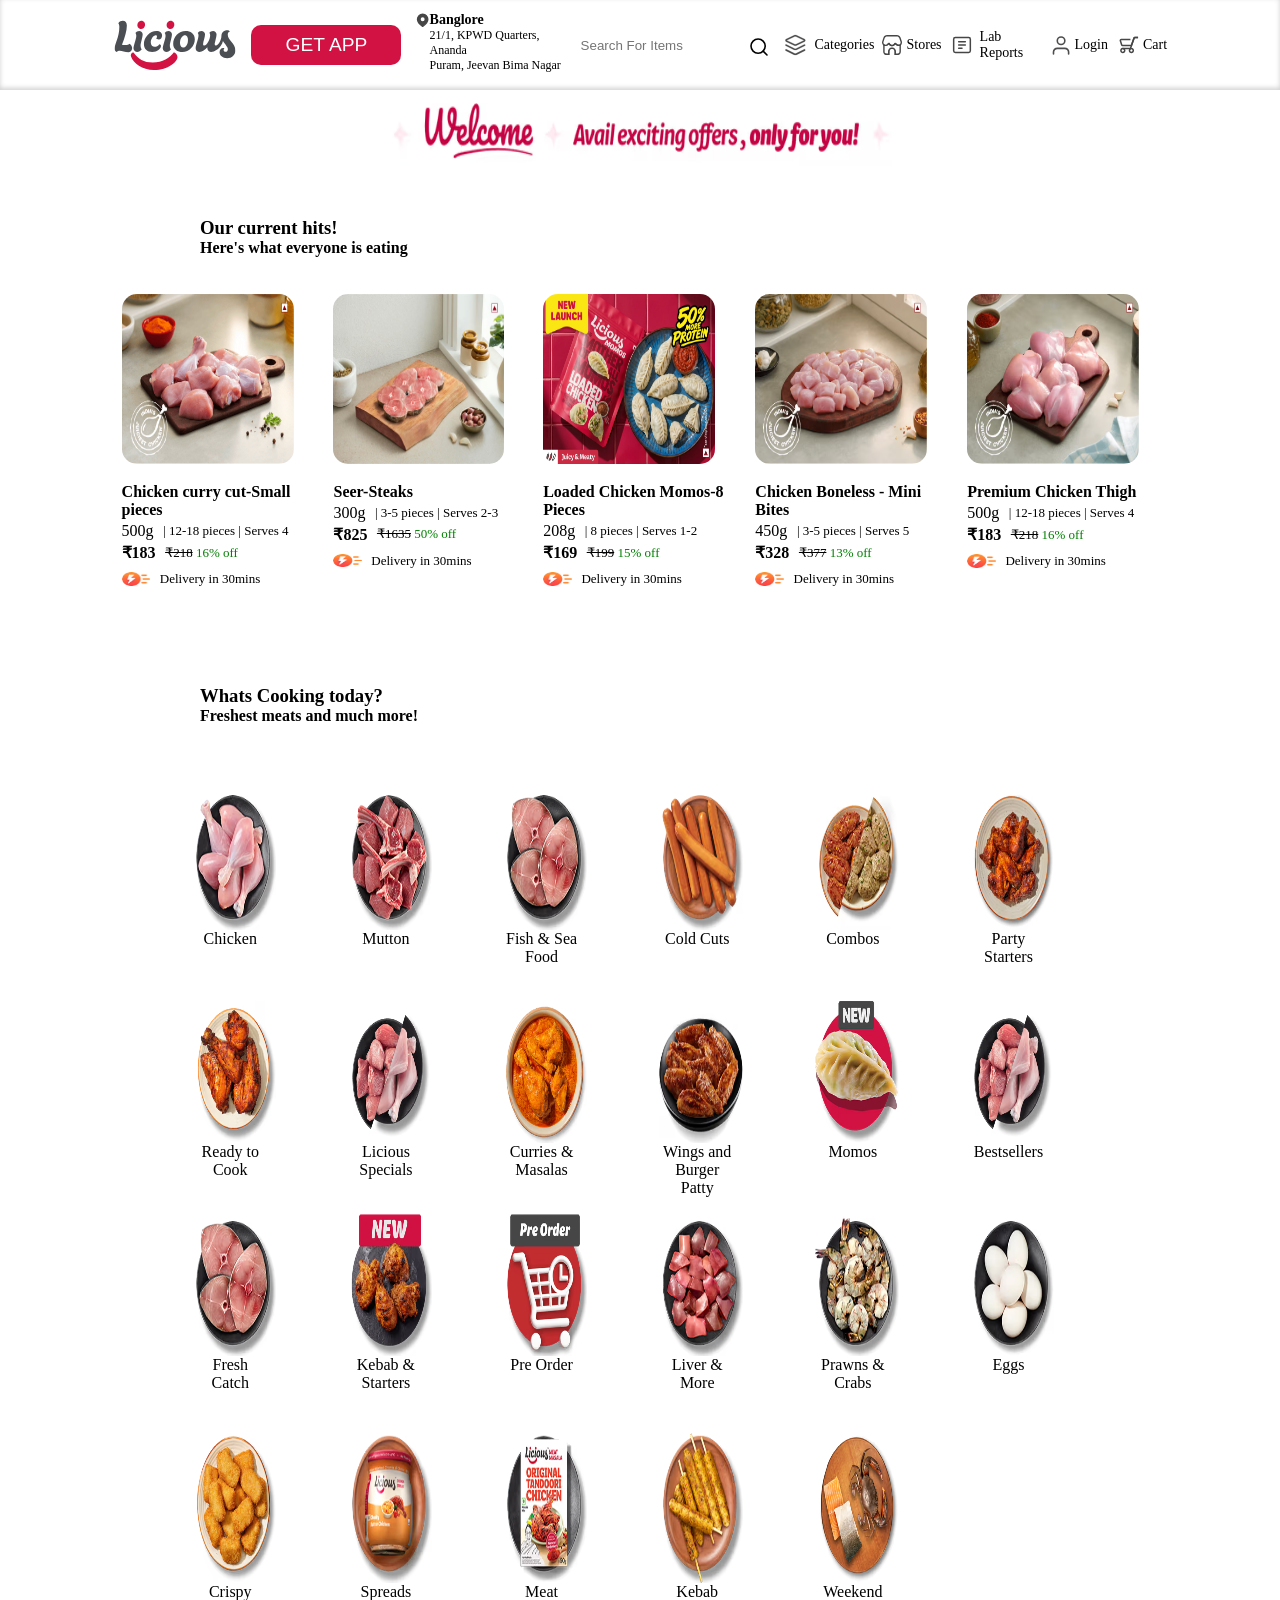
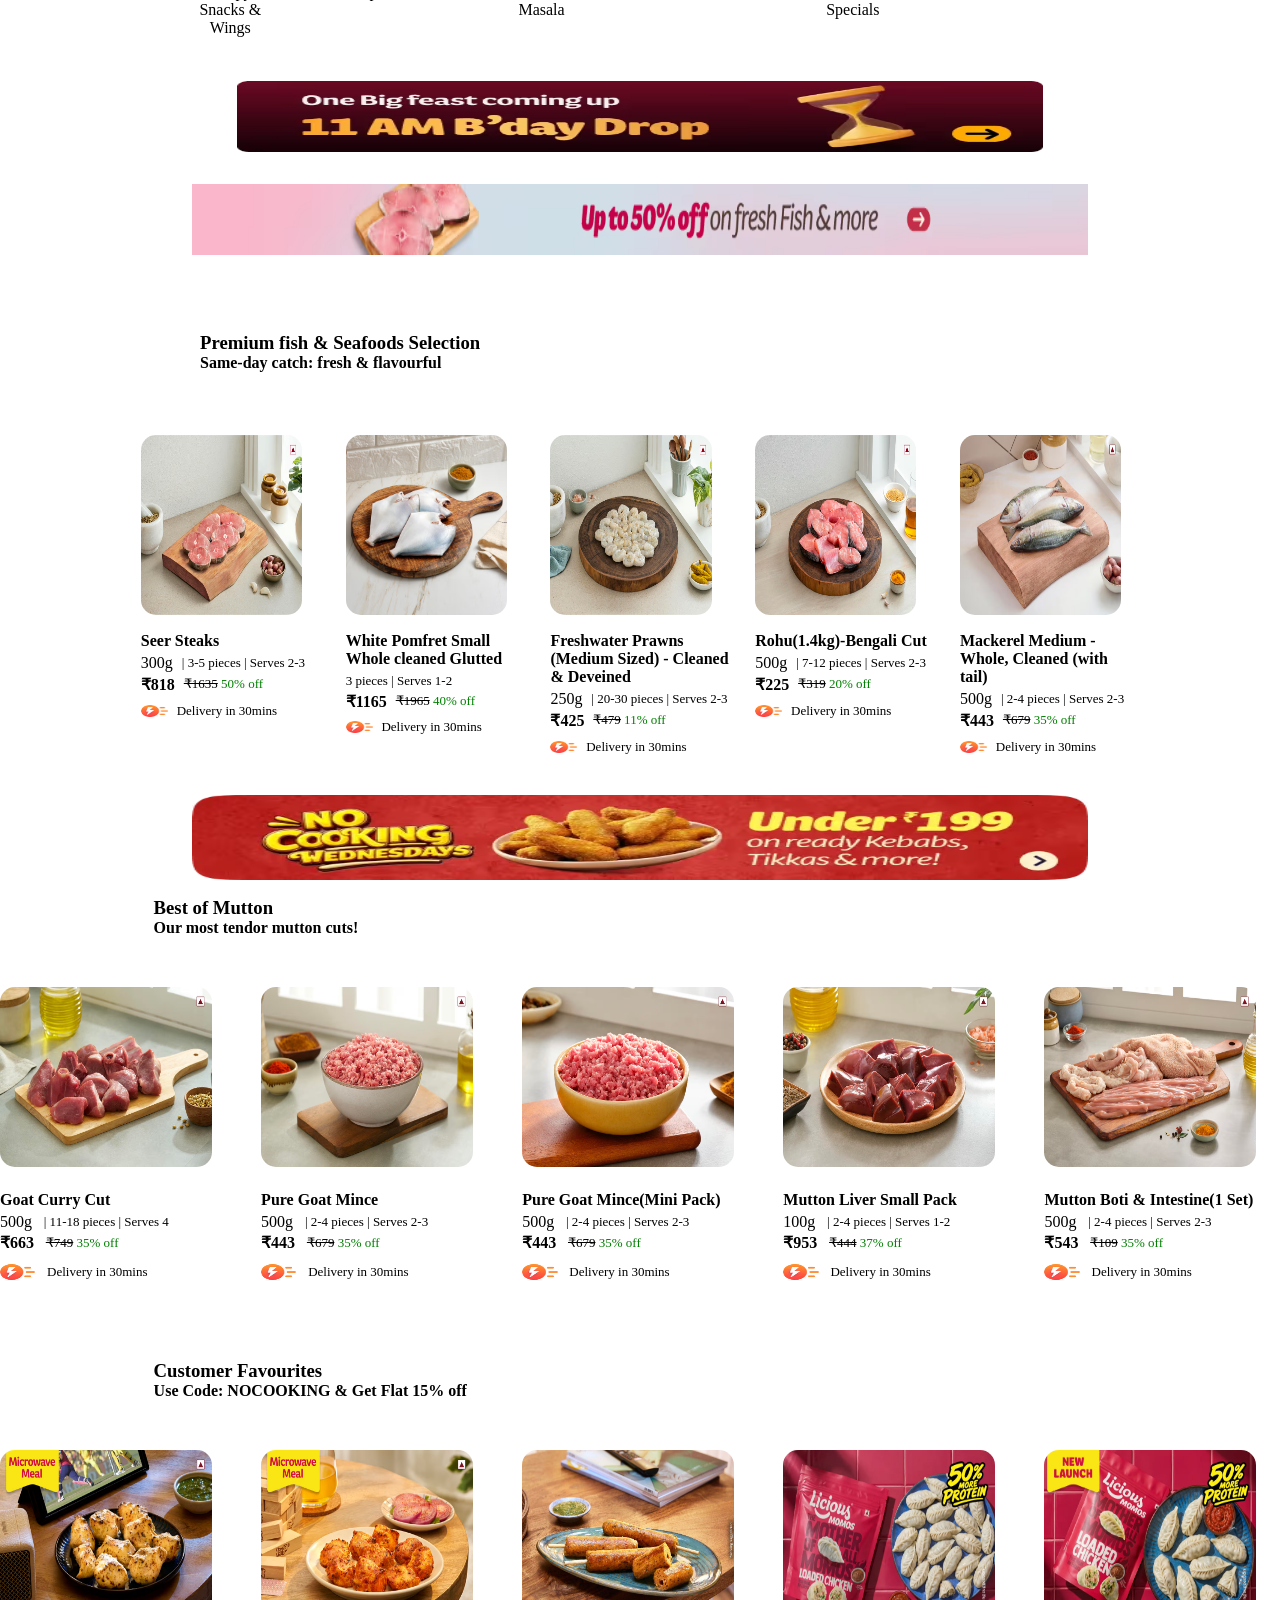
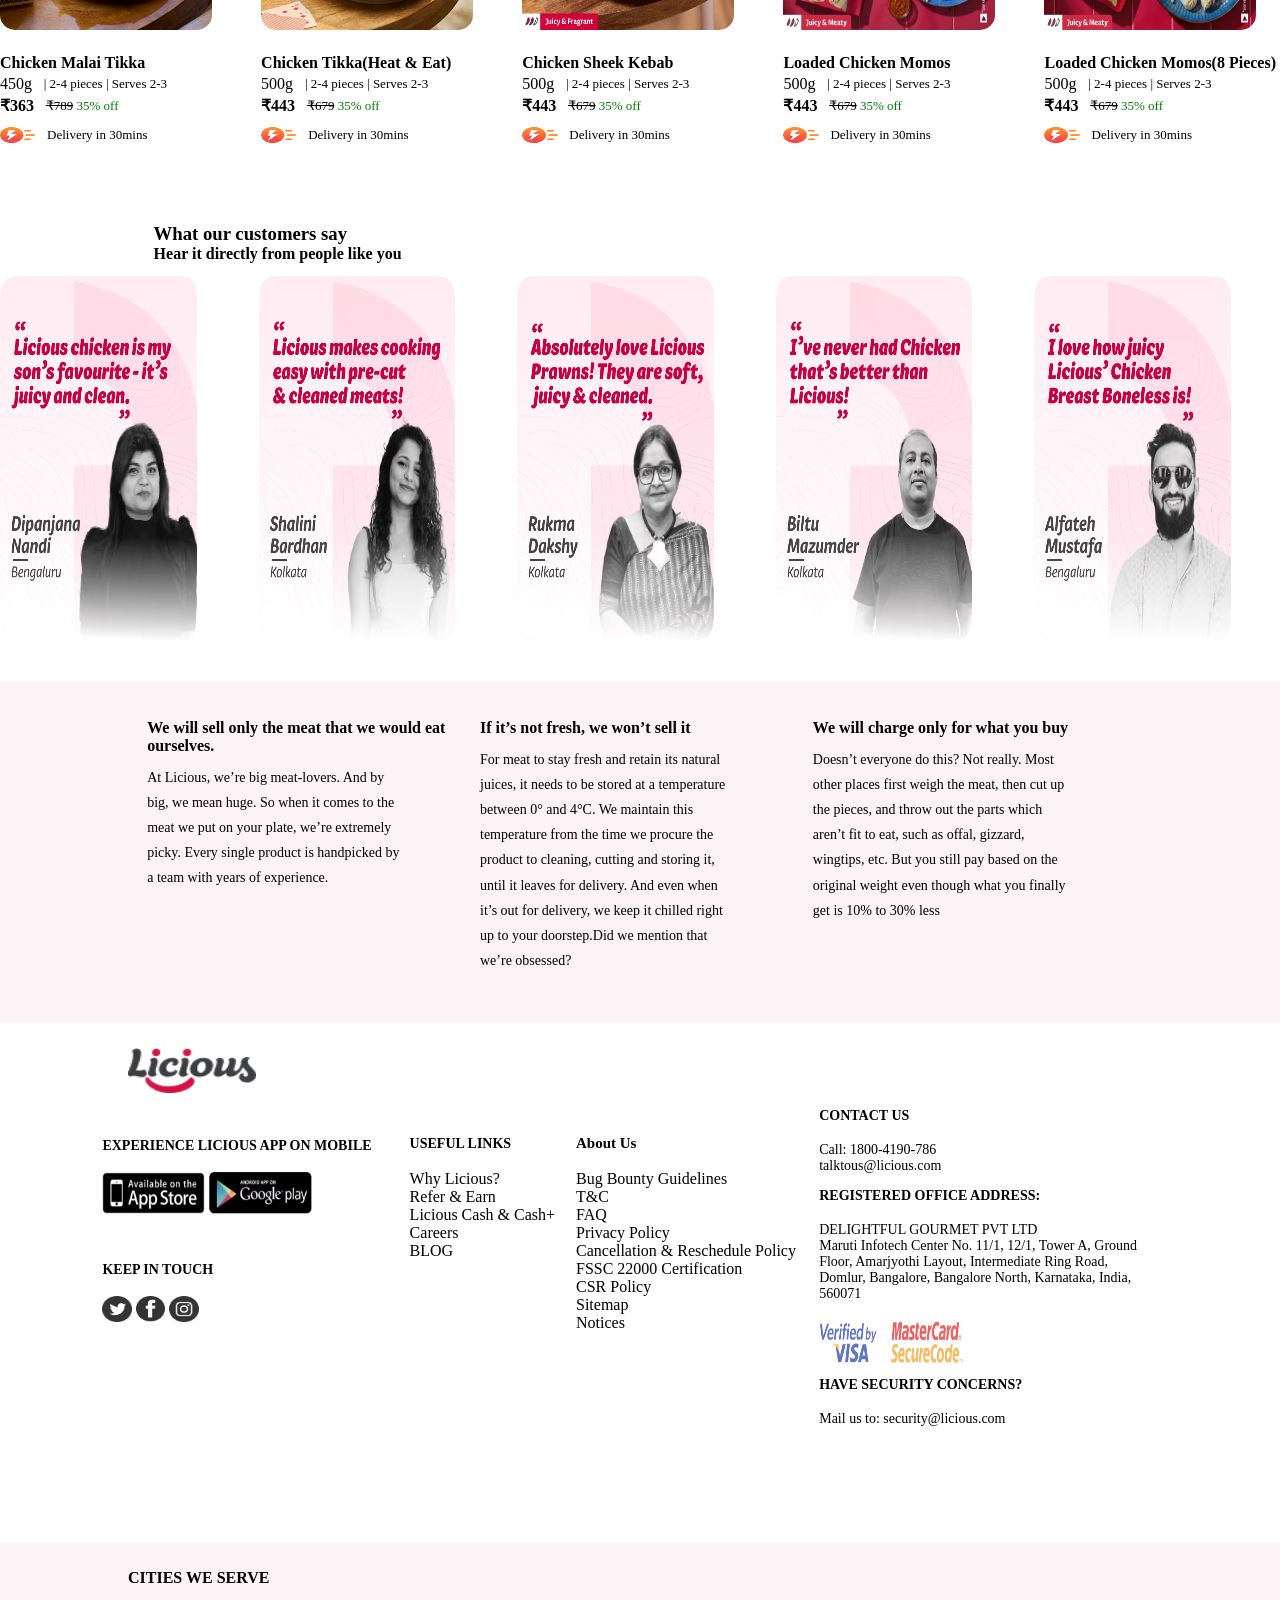
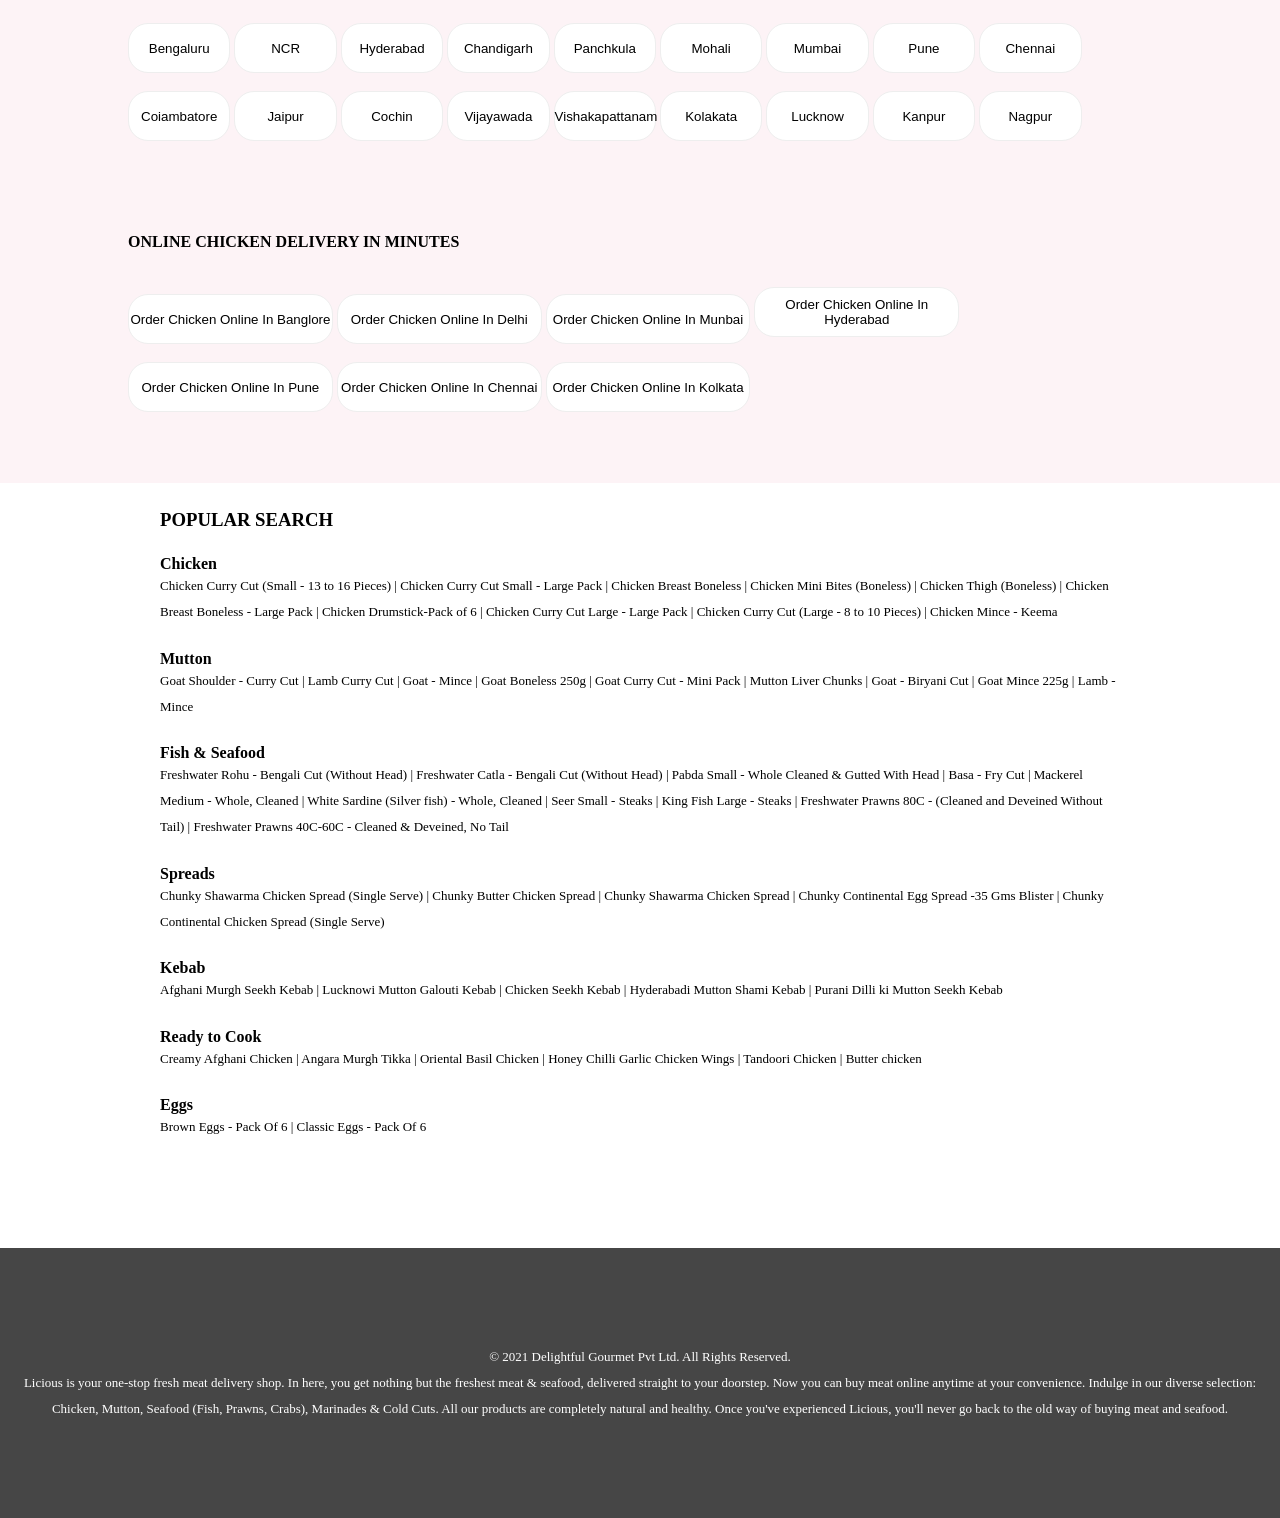
<file: index.html>
<html>

<head>
    <meta name="viewport" content="width=device-width, initial-scale=1.0">
    <link rel="stylesheet" href="liciousstyle.css">
    <title>Order Meat Online. Buy fresh meat</title>

</head>

<body>

    <div class="navbar">
        <div class="logo">
            <img src="licious-logo.svg" alt="">
        </div>
        <div class="getapp">
                <button class="nav-btn">GET APP</button>
            </div>
        <div class="location">
            <div class="loclogo">
                <img src="location.svg" alt="">
            </div>
            <div class="locdef">
                <h5>Banglore</h5>
                <h6>21/1, KPWD Quarters, Ananda </h6>
                <h6>Puram, Jeevan Bima Nagar</h6>
            </div>
        </div>
        <div class="searchicon">
            <input type="text" placeholder="Search For Items"><img src="search_venus_icon.svg" alt="">
        </div>
        <div class="categories">
            <div class="cata">
                <img src="categories-grey.svg" alt="">
                <h5>Categories</h5>
            </div>
            <div class="store">
                <img src="store-locator-unselected.svg" alt="">
                <h5>Stores</h5>
            </div>
            <div class="lab">
                <img src="reports-unselected.svg" alt="">
                <h5>Lab Reports</h5>
            </div>
            <div class="log">
                <img src="profile-grey.svg" alt="">
                <h5>Login</h5>
            </div>
            <div class="cart">
                <img src="cart.svg" alt="">
                <h5>Cart</h5>
            </div>

            
        </div>
    </div>


    <div class="welcome">
        <img src="welcome.avif" alt="">
    </div>
    <div class="current">
        <div class="writtings1">
            <h3>Our current hits!</h3>
            <h4>Here's what everyone is eating</h4>
        </div>
        <div class="images">
            <div class="img">
                <img class="fah" src="chicken.png" alt="">
                <div class="demoimage">
                    <div class="demohead">
                        <h4>Chicken curry cut-Small pieces</h4>
                    </div>
                    <div class="demodesc">
                        <div class="desc">
                            <h4>500g </h4>
                            <p>| 12-18 pieces | Serves 4 </p>
                        </div>
                        <div class="price">
                            <h4>₹183</h4>
                            <p> <strike>₹218</strike> <span>16% off</span> </p>
                        </div>
                    </div>
                    <div class="deliveryimage">
                        <img src="delivery img.avif" alt="">
                        <p>Delivery in 30mins</p>
                    </div>
                </div>
            </div>
            <div class="img">
                <img class="fah" src="steak.avif" alt="">
                <div class="demoimage">
                    <div class="demohead">
                        <h4>Seer-Steaks</h4>
                    </div>
                    <div class="demodesc">
                        <div class="desc">
                            <h4>300g </h4>
                            <p>| 3-5 pieces | Serves 2-3</p>
                        </div>
                        <div class="price">
                            <h4>₹825</h4>
                            <p> <strike>₹1635</strike> <span>50% off</span></p>
                        </div>
                    </div>
                    <div class="deliveryimage">
                        <img src="delivery img.avif" alt="">
                        <p>Delivery in 30mins</p>
                    </div>
                </div>
            </div>
            <div class="img">
                <img class="fah" src="momo.webp" alt="">
                <div class="demoimage">
                    <div class="demohead">
                        <h4>Loaded Chicken Momos-8 Pieces</h4>
                    </div>
                    <div class="demodesc">
                        <div class="desc">
                            <h4>208g </h4>
                            <p>| 8 pieces | Serves 1-2</p>
                        </div>
                        <div class="price">
                            <h4>₹169</h4>
                            <p><strike>₹199</strike> <span>15% off</span></p>
                        </div>
                    </div>
                    <div class="deliveryimage">
                        <img src="delivery img.avif" alt="">
                        <p>Delivery in 30mins </p>
                    </div>
                </div>
            </div>
            <div class="img">
                <img class="fah" src="boneless.avif" alt="">
                <div class="demoimage">
                    <div class="demohead">
                        <h4>Chicken Boneless - Mini Bites</h4>
                    </div>
                    <div class="demodesc">
                        <div class="desc">
                            <h4>450g </h4>
                            <p>| 3-5 pieces | Serves 5</p>
                        </div>
                        <div class="price">
                            <h4>₹328</h4>
                            <p><strike>₹377</strike> <span>13% off</span></p>
                        </div>
                    </div>
                    <div class="deliveryimage">
                        <img src="delivery img.avif" alt="">
                        <p>Delivery in 30mins </p>
                    </div>
                </div>
            </div>
            <div class="img">
                <img class="fah" src="thigh boneless.avif" alt="">
                <div class="demoimage">
                    <div class="demohead">
                        <h4>Premium Chicken Thigh</h4>
                    </div>
                    <div class="demodesc">
                        <div class="desc">
                            <h4>500g </h4>
                            <p>| 12-18 pieces | Serves 4</p>
                        </div>
                        <div class="price">
                            <h4>₹183</h4>
                            <p><strike>₹218</strike> <span>16% off</span></p>
                        </div>
                    </div>
                    <div class="deliveryimage">
                        <img src="delivery img.avif" alt="">
                        <p>Delivery in 30mins </p>
                    </div>
                </div>
            </div>
        </div>
    </div>
    <div class="writtings1">
        <h3>Whats Cooking today?</h3>
        <h4>Freshest meats and much more!</h4>
    </div>
    <div class="logos">

        <div class="logosimg">
            <img src="chicken image.avif" alt="">
            <h4>Chicken</h4>
        </div>
        <div class="logosimg">
            <img src="Mutton img.avif" alt="" height=>
            <h4>Mutton</h4>
        </div>
        <div class="logosimg">
            <img src="fish seafood img.avif" alt="">
            <h4>Fish & Sea Food</h4>
        </div>
        <div class="logosimg">
            <img src="cold cuts.avif" alt="">
            <h4>Cold Cuts</h4>
        </div>
        <div class="logosimg">
            <img src="combo img.avif" alt="">
            <h4>Combos</h4>
        </div>
        <div class="logosimg">
            <img src="party starter img.avif" alt="">
            <h4>Party Starters</h4>
        </div>

        <div class="logosimg">
            <img src="ready to cook img.avif" alt="">
            <h4>Ready to Cook</h4>
        </div>
        <div class="logosimg">
            <img src="li specials img.avif" alt="">
            <h4>Licious Specials</h4>
        </div>
        <div class="logosimg">
            <img src="curries and masalas img.avif" alt="">
            <h4>Curries & <br>Masalas</h4>
        </div>
        <div class="logosimg">
            <img src="wings and burger img.avif" alt="">
            <h4>Wings and Burger <br> Patty</h4>
        </div>
        <div class="logosimg">
            <img src="momos img.avif" alt="">
            <h4>Momos</h4>
        </div>
        <div class="logosimg">
            <img src="best sellers img.avif" alt="">
            <h4>Bestsellers</h4>
        </div>

        <div class="logosimg">
            <img src="fresh catch img.avif" alt="">
            <h4>Fresh Catch</h4>
        </div>
        <div class="logosimg">
            <img src="kebab starters img.avif" alt="">
            <h4>Kebab & Starters</h4>
        </div>
        <div class="logosimg">
            <img src="pre order img.avif" alt="">
            <h4>Pre Order</h4>
        </div>
        <div class="logosimg">
            <img src="liver img.avif" alt="">
            <h4>Liver & More</h4>
        </div>
        <div class="logosimg">
            <img src="prawns img.avif" alt="">
            <h4>Prawns & Crabs</h4>
        </div>
        <div class="logosimg">
            <img src="eggs img.avif" alt="">
            <h4>Eggs</h4>
        </div>

        <div class="logosimg">
            <img src="crispy snacks img.avif" alt="">
            <h4>Crispy Snacks & Wings</h4>
        </div>
        <div class="logosimg">
            <img src="spreads img.avif" alt="">
            <h4>Spreads</h4>
        </div>
        <div class="logosimg">
            <img src="meat masala img.avif" alt="">
            <h4>Meat Masala</h4>
        </div>
        <div class="logosimg">
            <img src="kebab img.avif" alt="">
            <h4>Kebab</h4>
        </div>
        <div class="logosimg">
            <img src="weekend img.avif" alt="">
            <h4>Weekend Specials</h4>
        </div>
    </div>
    </div>
    <div class="banners">
        <div class="banner1">
            <img src="big feast coming banner img.avif" alt="">
        </div>
        <div class="banner2">
            <img src="banner2offer.avif" alt="">
        </div>
    </div>
    <div class="writtings1">
        <h3>Premium fish & Seafoods Selection</h3>
        <h4>Same-day catch: fresh & flavourful</h4>
    </div>
    <div class="images1">
        <div class="img">
            <img class="fah" src="seer steaks img.avif" alt="">
            <div class="demoimage">
                <div class="demohead">
                    <h4>Seer Steaks</h4>
                </div>
                <div class="demodesc">
                    <div class="desc">
                        <h4>300g </h4>
                        <p>| 3-5 pieces | Serves 2-3</p>
                    </div>
                    <div class="price">
                        <h4>₹818</h4>
                        <p><strike>₹1635</strike> <span>50% off</span></p>
                    </div>
                </div>
                <div class="deliveryimage">
                    <img src="delivery img.avif" alt="">
                    <p>Delivery in 30mins </p>
                </div>
            </div>
        </div>
        <div class="img">
            <img class="fah" src="white pomfret small img.avif" alt="">
            <div class="demoimage">
                <div class="demohead">
                    <h4>White Pomfret Small</h4>
                    <h4>Whole cleaned Glutted</h4>
                </div>
                <div class="demodesc">
                    <div class="desc">
                        <!-- <h4>500g </h4> -->
                        <p> 3 pieces | Serves 1-2</p>
                    </div>
                    <div class="price">
                        <h4>₹1165</h4>
                        <p><strike>₹1965</strike> <span>40% off</span></p>
                    </div>
                </div>
                <div class="deliveryimage">
                    <img src="delivery img.avif" alt="">
                    <p>Delivery in 30mins </p>
                </div>
            </div>
        </div>
        <div class="img">
            <img class="fah" src="fresh water prawns img.avif" alt="">
            <div class="demoimage">
                <div class="demohead">
                    <h4>Freshwater Prawns (Medium Sized) - Cleaned & Deveined</h4>
                </div>
                <div class="demodesc">
                    <div class="desc">
                        <h4>250g </h4>
                        <p>| 20-30 pieces | Serves 2-3</p>
                    </div>
                    <div class="price">
                        <h4>₹425</h4>
                        <p><strike>₹479</strike> <span>11% off</span></p>
                    </div>
                </div>
                <div class="deliveryimage">
                    <img src="delivery img.avif" alt="">
                    <p>Delivery in 30mins </p>
                </div>
            </div>
        </div>
        <div class="img">
            <img class="fah" src="rohu img.avif" alt="">
            <div class="demoimage">
                <div class="demohead">
                    <h4>Rohu(1.4kg)-Bengali Cut</h4>
                </div>
                <div class="demodesc">
                    <div class="desc">
                        <h4>500g </h4>
                        <p>| 7-12 pieces | Serves 2-3</p>
                    </div>
                    <div class="price">
                        <h4>₹225</h4>
                        <p><strike>₹319</strike> <span>20% off</span></p>
                    </div>
                </div>
                <div class="deliveryimage">
                    <img src="delivery img.avif" alt="">
                    <p>Delivery in 30mins </p>
                </div>
            </div>
        </div>
        <div class="img">
            <img class="fah" src="mackeral medium img.avif" alt="">
            <div class="demoimage">
                <div class="demohead">
                    <h4>Mackerel Medium - Whole, Cleaned (with tail)</h4>
                </div>
                <div class="demodesc">
                    <div class="desc">
                        <h4>500g </h4>
                        <p>| 2-4 pieces | Serves 2-3</p>
                    </div>
                    <div class="price">
                        <h4>₹443</h4>
                        <p><strike>₹679</strike> <span>35% off</span></p>
                    </div>
                </div>
                <div class="deliveryimage">
                    <img src="delivery img.avif" alt="">
                    <p>Delivery in 30mins </p>
                </div>
            </div>
        </div>
    </div>
    <div class="banner2nd">
        <div class="banner3">
            <img src="under199banner.avif" alt="">
        </div>
    </div>
    <div class="writtings2">
        <h3>Best of Mutton</h3>
        <h4>Our most tendor mutton cuts!</h4>
    </div>
    <div class="muttonsection">
        <div class="img">
            <img class="fah" src="goat curry cut img.avif" alt="">
            <div class="demoimage">
                <div class="demohead">
                    <h4>Goat Curry Cut</h4>
                </div>
                <div class="demodesc">
                    <div class="desc">
                        <h4>500g </h4>
                        <p>| 11-18 pieces | Serves 4</p>
                    </div>
                    <div class="price">
                        <h4>₹663</h4>
                        <p><strike>₹749</strike> <span>35% off</span></p>
                    </div>
                </div>
                <div class="deliveryimage">
                    <img src="delivery img.avif" alt="">
                    <p>Delivery in 30mins </p>
                </div>
            </div>
        </div>
        <div class="img">
            <img class="fah" src="pure goat mince img.avif" alt="">
            <div class="demoimage">
                <div class="demohead">
                    <h4>Pure Goat Mince</h4>
                </div>
                <div class="demodesc">
                    <div class="desc">
                        <h4>500g </h4>
                        <p>| 2-4 pieces | Serves 2-3</p>
                    </div>
                    <div class="price">
                        <h4>₹443</h4>
                        <p><strike>₹679</strike> <span>35% off</span></p>
                    </div>
                </div>
                <div class="deliveryimage">
                    <img src="delivery img.avif" alt="">
                    <p>Delivery in 30mins </p>
                </div>
            </div>
        </div>
        <div class="img">
            <img class="fah" src="pure goat mince mini img.avif" alt="">
            <div class="demoimage">
                <div class="demohead">
                    <h4>Pure Goat Mince(Mini Pack)</h4>
                </div>
                <div class="demodesc">
                    <div class="desc">
                        <h4>500g </h4>
                        <p>| 2-4 pieces | Serves 2-3</p>
                    </div>
                    <div class="price">
                        <h4>₹443</h4>
                        <p><strike>₹679</strike> <span>35% off</span></p>
                    </div>
                </div>
                <div class="deliveryimage">
                    <img src="delivery img.avif" alt="">
                    <p>Delivery in 30mins </p>
                </div>
            </div>
        </div>
        <div class="img">
            <img class="fah" src="muton liver img.avif" alt="">
            <div class="demoimage">
                <div class="demohead">
                    <h4>Mutton Liver Small Pack</h4>
                </div>
                <div class="demodesc">
                    <div class="desc">
                        <h4>100g </h4>
                        <p>| 2-4 pieces | Serves 1-2</p>
                    </div>
                    <div class="price">
                        <h4>₹953</h4>
                        <p><strike>₹444</strike> <span>37% off</span></p>
                    </div>
                </div>
                <div class="deliveryimage">
                    <img src="delivery img.avif" alt="">
                    <p>Delivery in 30mins </p>
                </div>
            </div>
        </div>
        <div class="img">
            <img class="fah" src="mutton intestine.avif" alt="">
            <div class="demoimage">
                <div class="demohead">
                    <h4>Mutton Boti & Intestine(1 Set)</h4>
                </div>
                <div class="demodesc">
                    <div class="desc">
                        <h4>500g </h4>
                        <p>| 2-4 pieces | Serves 2-3</p>
                    </div>
                    <div class="price">
                        <h4>₹543</h4>
                        <p><strike>₹109</strike> <span>35% off</span></p>
                    </div>
                </div>
                <div class="deliveryimage">
                    <img src="delivery img.avif" alt="">
                    <p>Delivery in 30mins </p>
                </div>
            </div>
        </div>
    </div>
    <div class="customerfavorites">
        <div class="writtings3">
            <h3>Customer Favourites</h3>
            <h4>Use Code: NOCOOKING & Get Flat 15% off</h4>
        </div>
    </div>
    <div class="customerfavoritesection">
        <div class="img">
            <img class="fah" src="chicken malai tikka img.avif" alt="">
            <div class="demoimage">
                <div class="demohead">
                    <h4>Chicken Malai Tikka</h4>
                </div>
                <div class="demodesc">
                    <div class="desc">
                        <h4>450g </h4>
                        <p>| 2-4 pieces | Serves 2-3</p>
                    </div>
                    <div class="price">
                        <h4>₹363</h4>
                        <p><strike>₹789</strike> <span>35% off</span></p>
                    </div>
                </div>
                <div class="deliveryimage">
                    <img src="delivery img.avif" alt="">
                    <p>Delivery in 30mins </p>
                </div>
            </div>
        </div>
        <div class="img">
            <img class="fah" src="chicken tikka img.avif" alt="">
            <div class="demoimage">
                <div class="demohead">
                    <h4>Chicken Tikka(Heat & Eat)</h4>
                </div>
                <div class="demodesc">
                    <div class="desc">
                        <h4>500g </h4>
                        <p>| 2-4 pieces | Serves 2-3</p>
                    </div>
                    <div class="price">
                        <h4>₹443</h4>
                        <p><strike>₹679</strike> <span>35% off</span></p>
                    </div>
                </div>
                <div class="deliveryimage">
                    <img src="delivery img.avif" alt="">
                    <p>Delivery in 30mins </p>
                </div>
            </div>
        </div>
        <div class="img">
            <img class="fah" src="chicken sheek kebab img.avif" alt="">
            <div class="demoimage">
                <div class="demohead">
                    <h4>Chicken Sheek Kebab</h4>
                </div>
                <div class="demodesc">
                    <div class="desc">
                        <h4>500g </h4>
                        <p>| 2-4 pieces | Serves 2-3</p>
                    </div>
                    <div class="price">
                        <h4>₹443</h4>
                        <p><strike>₹679</strike> <span>35% off</span></p>
                    </div>
                </div>
                <div class="deliveryimage">
                    <img src="delivery img.avif" alt="">
                    <p>Delivery in 30mins </p>
                </div>
            </div>
        </div>
        <div class="img">
            <img class="fah" src="loaded chicken momos 20 pcsimg.avif" alt="">
            <div class="demoimage">
                <div class="demohead">
                    <h4>Loaded Chicken Momos</h4>
                </div>
                <div class="demodesc">
                    <div class="desc">
                        <h4>500g </h4>
                        <p>| 2-4 pieces | Serves 2-3</p>
                    </div>
                    <div class="price">
                        <h4>₹443</h4>
                        <p><strike>₹679</strike> <span>35% off</span></p>
                    </div>
                </div>
                <div class="deliveryimage">
                    <img src="delivery img.avif" alt="">
                    <p>Delivery in 30mins </p>
                </div>
            </div>
        </div>
        <div class="img">
            <img class="fah" src="loaded chicken momos img.avif" alt="">
            <div class="demoimage">
                <div class="demohead">
                    <h4>Loaded Chicken Momos(8 Pieces)</h4>
                </div>
                <div class="demodesc">
                    <div class="desc">
                        <h4>500g </h4>
                        <p>| 2-4 pieces | Serves 2-3</p>
                    </div>
                    <div class="price">
                        <h4>₹443</h4>
                        <p><strike>₹679</strike> <span>35% off</span></p>
                    </div>
                </div>
                <div class="deliveryimage">
                    <img src="delivery img.avif" alt="">
                    <p>Delivery in 30mins </p>
                </div>
            </div>
        </div>
    </div>
    <div class="customer speaks">
        <div class="writtings4">
            <h3>What our customers say</h3>
            <h4>Hear it directly from people like you</h4>
        </div>
    </div>
    <div class="customerspeakssection">
        <div class="img"><img src="dipanjana nandi.avif" alt=""></div>
        <div class="img"><img src="shalini bhardhan.avif" alt=""></div>
        <div class="img"> <img src="rukma dakshy.avif" alt=""></div>
        <div class="img"><img src="biltu mazumdhar.avif" alt=""></div>
        <div class="img"><img src="alfateh mustafa.avif" alt=""></div>
    </div>
    <div class="customerfeedback">
        <div class="feedback1">
            <h3>We will sell only the meat that we would eat ourselves.</h3>
            <h4>At Licious, we’re big meat-lovers. And by big, we mean huge. So when it comes to the meat we put on your
                plate, we’re extremely picky. Every single product is handpicked by a team with years of experience.
            </h4>
        </div>
        <div class="feedback2">
            <h3>If it’s not fresh, we won’t sell it</h3>
            <h4>For meat to stay fresh and retain its natural juices, it needs to be stored at a temperature between 0°
                and 4°C. We maintain this temperature from the time we procure the product to cleaning, cutting and
                storing it, until it leaves for delivery. And even when it’s out for delivery, we keep it chilled right
                up to your doorstep.Did we mention that we’re obsessed?</h4>
        </div>
        <div class="feedback3">
            <h3>We will charge only for what you buy</h3>
            <h4>Doesn’t everyone do this? Not really. Most other places first weigh the meat, then cut up the pieces,
                and throw out the parts which aren’t fit to eat, such as offal, gizzard, wingtips, etc. But you still
                pay based on the original weight even though what you finally get is 10% to 30% less</h4>
        </div>
    </div>
    <div class="liciousfooter">
        <img src="liciousfooter.avif" alt="">
    </div>
    <div class="contactinfo">
        <div class="section1">
            <h4>EXPERIENCE LICIOUS APP ON MOBILE</h4><br>
            <img class="ll" src="app-store-homepage.avif" alt="">
            <img class="ll" src="playstore-homepage.avif" alt="">
            <h4>KEEP IN TOUCH</h4><br>
            <img class="qq" src="twitter-homepage.avif" alt="">
            <img class="qq" src="fb-homepage.avif" alt="">
            <img class="qq" src="insta-homepage.avif" alt="">
        </div>
        <div class="section2">
            <h3>USEFUL LINKS</h3> <br>
            <h4>Why Licious?</h4>
            <h4>Refer & Earn</h4>
            <h4>Licious Cash & Cash+</h4>
            <h4>Careers</h4>
            <h4>BLOG</h4>
        </div>
        <div class="section3">
            <h3>About Us</h3><br>
            <h4>Bug Bounty Guidelines</h4>
            <h4>T&C</h4>
            <h4>FAQ</h4>
            <h4>Privacy Policy</h4>
            <h4>Cancellation & Reschedule Policy</h4>
            <h4>FSSC 22000 Certification</h4>
            <h4>CSR Policy</h4>
            <h4>Sitemap</h4>
            <h4>Notices</h4>
        </div>
        <div class="section4">
            <h3>CONTACT US</h3><br>
            <h4>Call: 1800-4190-786</h4>
            <h4>talktous@licious.com</h4>
            <h3>REGISTERED OFFICE ADDRESS:</h3><br>
            <h4>DELIGHTFUL GOURMET PVT LTD</h4>
            <h4>Maruti Infotech Center No. 11/1, 12/1, Tower A, Ground</h4>
            <h4>Floor, Amarjyothi Layout, Intermediate Ring Road,</h4>
            <h4>Domlur, Bangalore, Bangalore North, Karnataka, India,</h4>
            <h4>560071</h4><br>
            <img src="visa mastercard img.avif" alt="">
            <h3>HAVE SECURITY CONCERNS?</h3><br>
            <h4>Mail us to: security@licious.com</h4>
        </div>
    </div>
    <div class="citieserving">
        <div class="cities">
            <h4>CITIES WE SERVE</h4><br><br>
            <button>Bengaluru</button>
            <button>NCR</button>
            <button>Hyderabad</button>
            <button>Chandigarh</button>
            <button>Panchkula</button>
            <button>Mohali</button>
            <button>Mumbai</button>
            <button>Pune</button>
            <button>Chennai</button><br><br>
            <button>Coiambatore</button>
            <button>Jaipur</button>
            <button>Cochin</button>
            <button>Vijayawada</button>
            <button>Vishakapattanam</button>
            <button>Kolakata</button>
            <button>Lucknow</button>
            <button>Kanpur</button>
            <button>Nagpur</button>
        </div>
        <div class="onlinedelivery">
            <h4>ONLINE CHICKEN DELIVERY IN MINUTES</h4><br><br>
            <button>Order Chicken Online In Banglore</button>
            <button>Order Chicken Online In Delhi</button>
            <button>Order Chicken Online In Munbai</button>
            <button>Order Chicken Online In Hyderabad</button><br><br>
            <button>Order Chicken Online In Pune</button>
            <button>Order Chicken Online In Chennai</button>
            <button>Order Chicken Online In Kolkata</button>
        </div>
    </div>
    <div class="popularsearch">
        <div class="search">
            <h3>POPULAR SEARCH</h3>
            <div class="chicken">
                <h4>Chicken</h4>
                <p>Chicken Curry Cut (Small - 13 to 16 Pieces) | Chicken Curry Cut Small - Large Pack | Chicken Breast
                    Boneless | Chicken Mini Bites (Boneless) | Chicken Thigh (Boneless) | Chicken Breast Boneless -
                    Large Pack | Chicken Drumstick-Pack of 6 | Chicken Curry Cut Large - Large Pack | Chicken Curry Cut
                    (Large - 8 to 10 Pieces) | Chicken Mince - Keema</p>
            </div>
            <div class="mutton">
                <h4>Mutton</h4>
                <p>Goat Shoulder - Curry Cut | Lamb Curry Cut | Goat - Mince | Goat Boneless 250g | Goat Curry Cut -
                    Mini Pack | Mutton Liver Chunks | Goat - Biryani Cut | Goat Mince 225g | Lamb - Mince</p>
            </div>
            <div class="fish">
                <h4>Fish & Seafood</h4>
                <p>Freshwater Rohu - Bengali Cut (Without Head) | Freshwater Catla - Bengali Cut (Without Head) | Pabda
                    Small - Whole Cleaned & Gutted With Head | Basa - Fry Cut | Mackerel Medium - Whole, Cleaned | White
                    Sardine (Silver fish) - Whole, Cleaned | Seer Small - Steaks | King Fish Large - Steaks | Freshwater
                    Prawns 80C - (Cleaned and Deveined Without Tail) | Freshwater Prawns 40C-60C - Cleaned & Deveined,
                    No Tail</p>
            </div>
            <div class="spreads">
                <h4>Spreads</h4>
                <p>Chunky Shawarma Chicken Spread (Single Serve) | Chunky Butter Chicken Spread | Chunky Shawarma
                    Chicken Spread | Chunky Continental Egg Spread -35 Gms Blister | Chunky Continental Chicken Spread
                    (Single Serve)</p>
            </div>
            <div class="kebab">
                <h4>Kebab</h4>
                <p>Afghani Murgh Seekh Kebab | Lucknowi Mutton Galouti Kebab | Chicken Seekh Kebab | Hyderabadi Mutton
                    Shami Kebab | Purani Dilli ki Mutton Seekh Kebab</p>
            </div>
            <div class="readycook">
                <h4>Ready to Cook</h4>
                <p>Creamy Afghani Chicken | Angara Murgh Tikka | Oriental Basil Chicken | Honey Chilli Garlic Chicken
                    Wings | Tandoori Chicken | Butter chicken</p>
            </div>
            <div class="eggs">
                <h4>Eggs</h4>
                <p>Brown Eggs - Pack Of 6 | Classic Eggs - Pack Of 6</p>
            </div>
        </div>
    </div>
    <div class="footer">
        <p>© 2021 Delightful Gourmet Pvt Ltd. All Rights Reserved. <br>
            Licious is your one-stop fresh meat delivery shop. In here, you get nothing but the freshest meat & seafood,
            delivered straight to your doorstep. Now you can buy meat online anytime at your convenience. Indulge in our
            diverse selection: Chicken, Mutton, Seafood (Fish, Prawns, Crabs), Marinades & Cold Cuts. All our products
            are completely natural and healthy. Once you've experienced Licious, you'll never go back to the old way of
            buying meat and seafood.</p>
    </div>
</body>
</html>
</file>
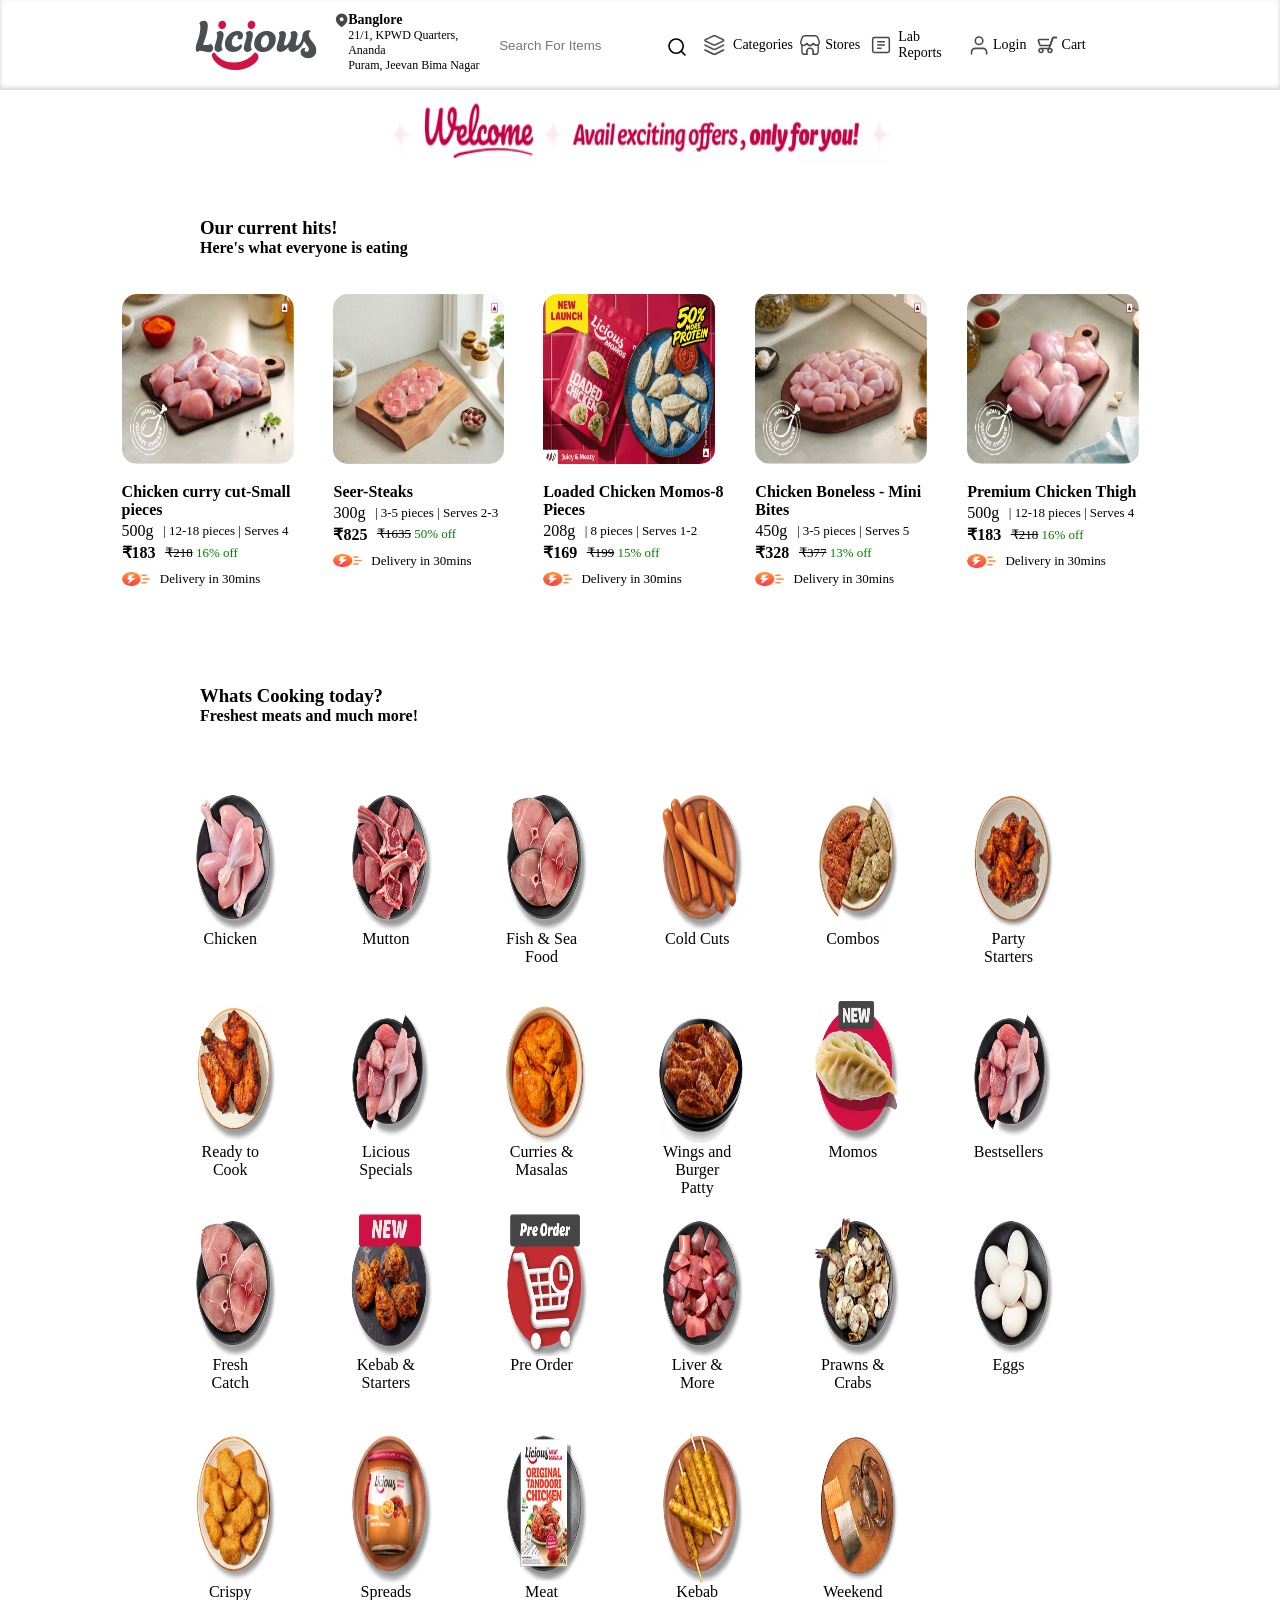
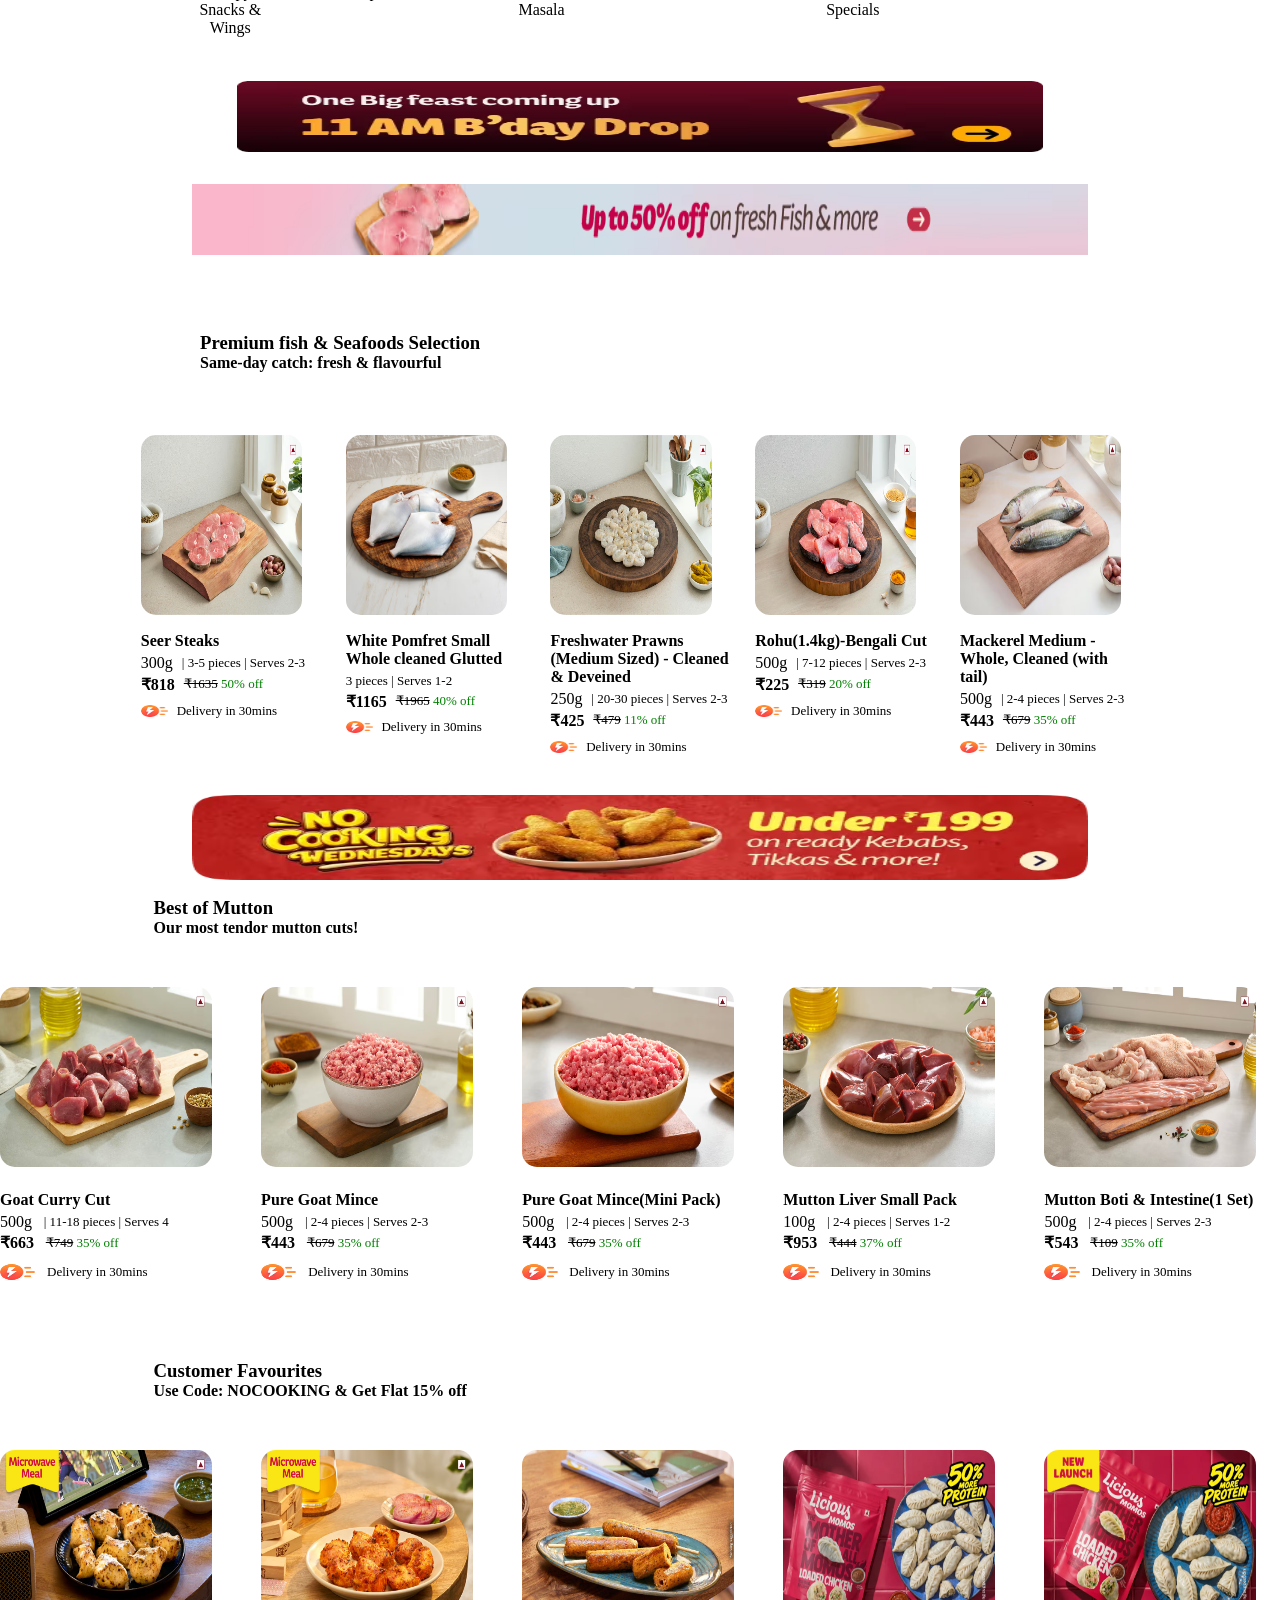
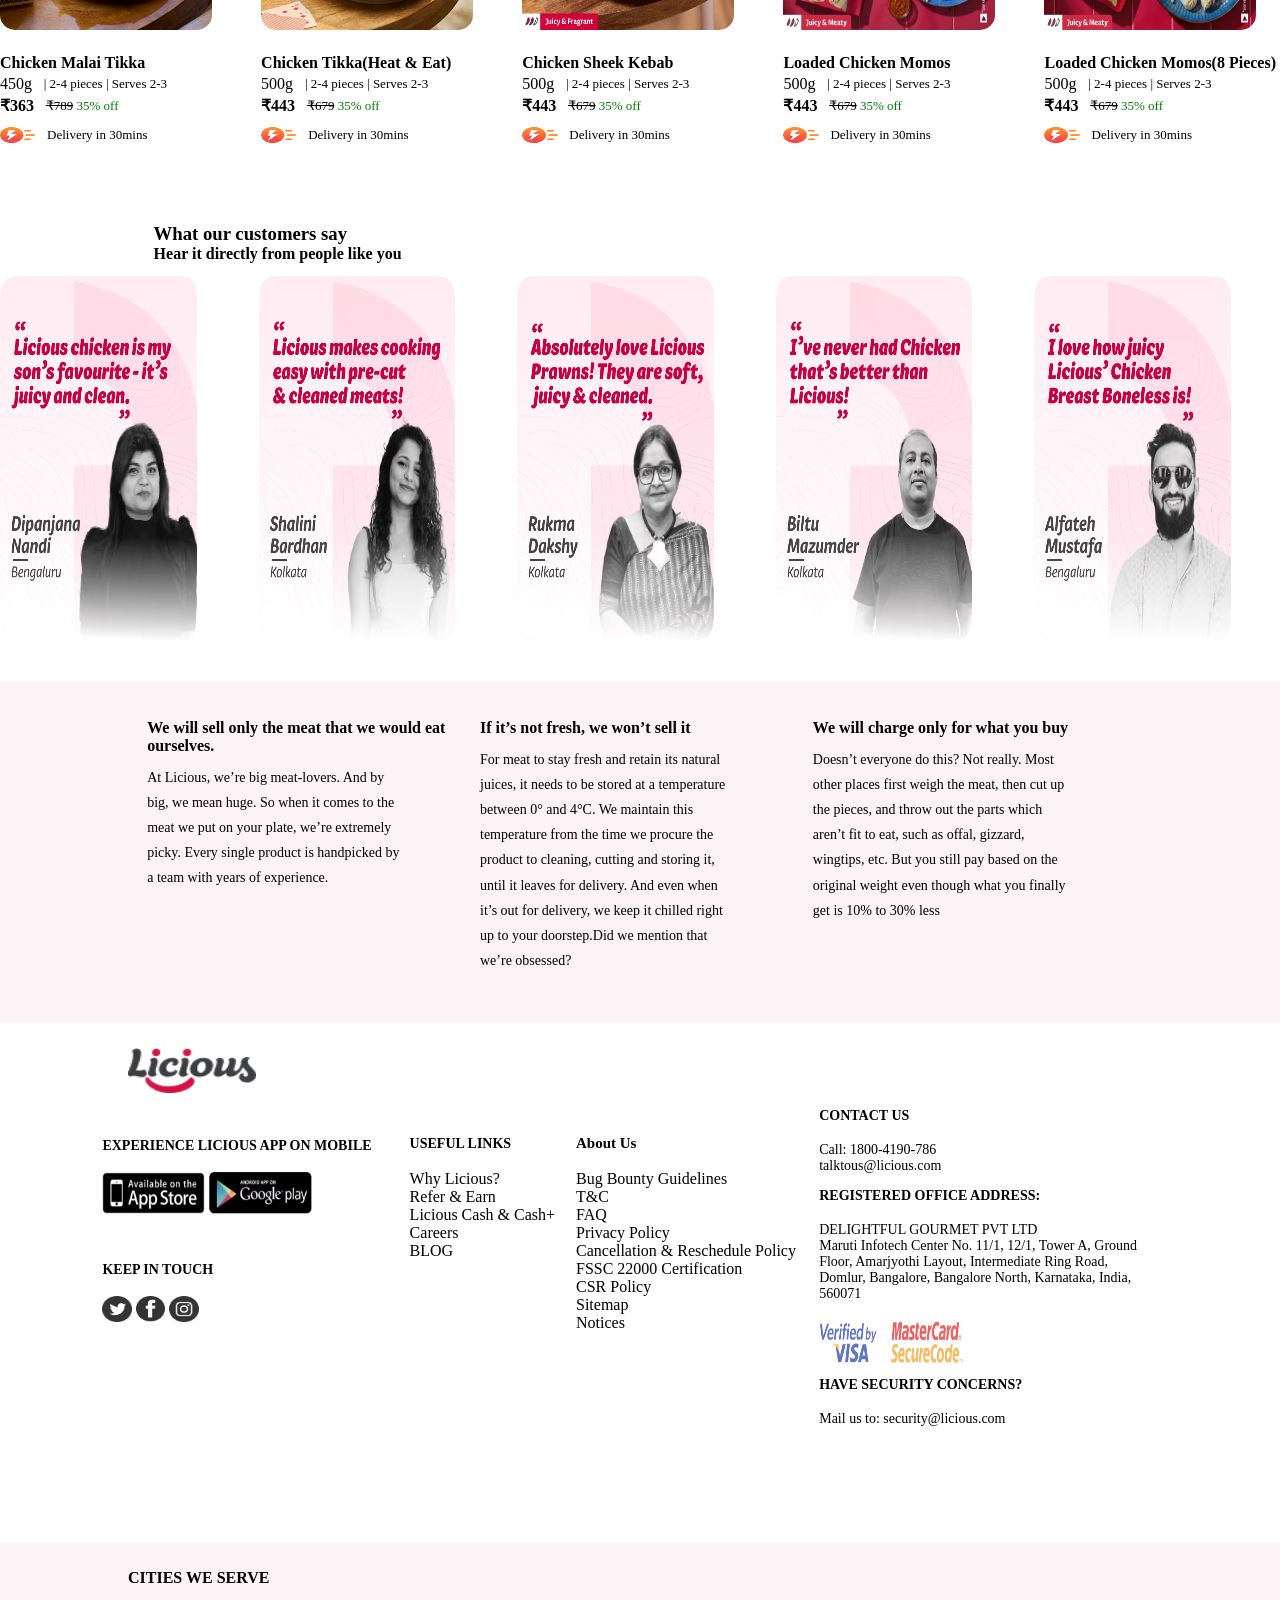
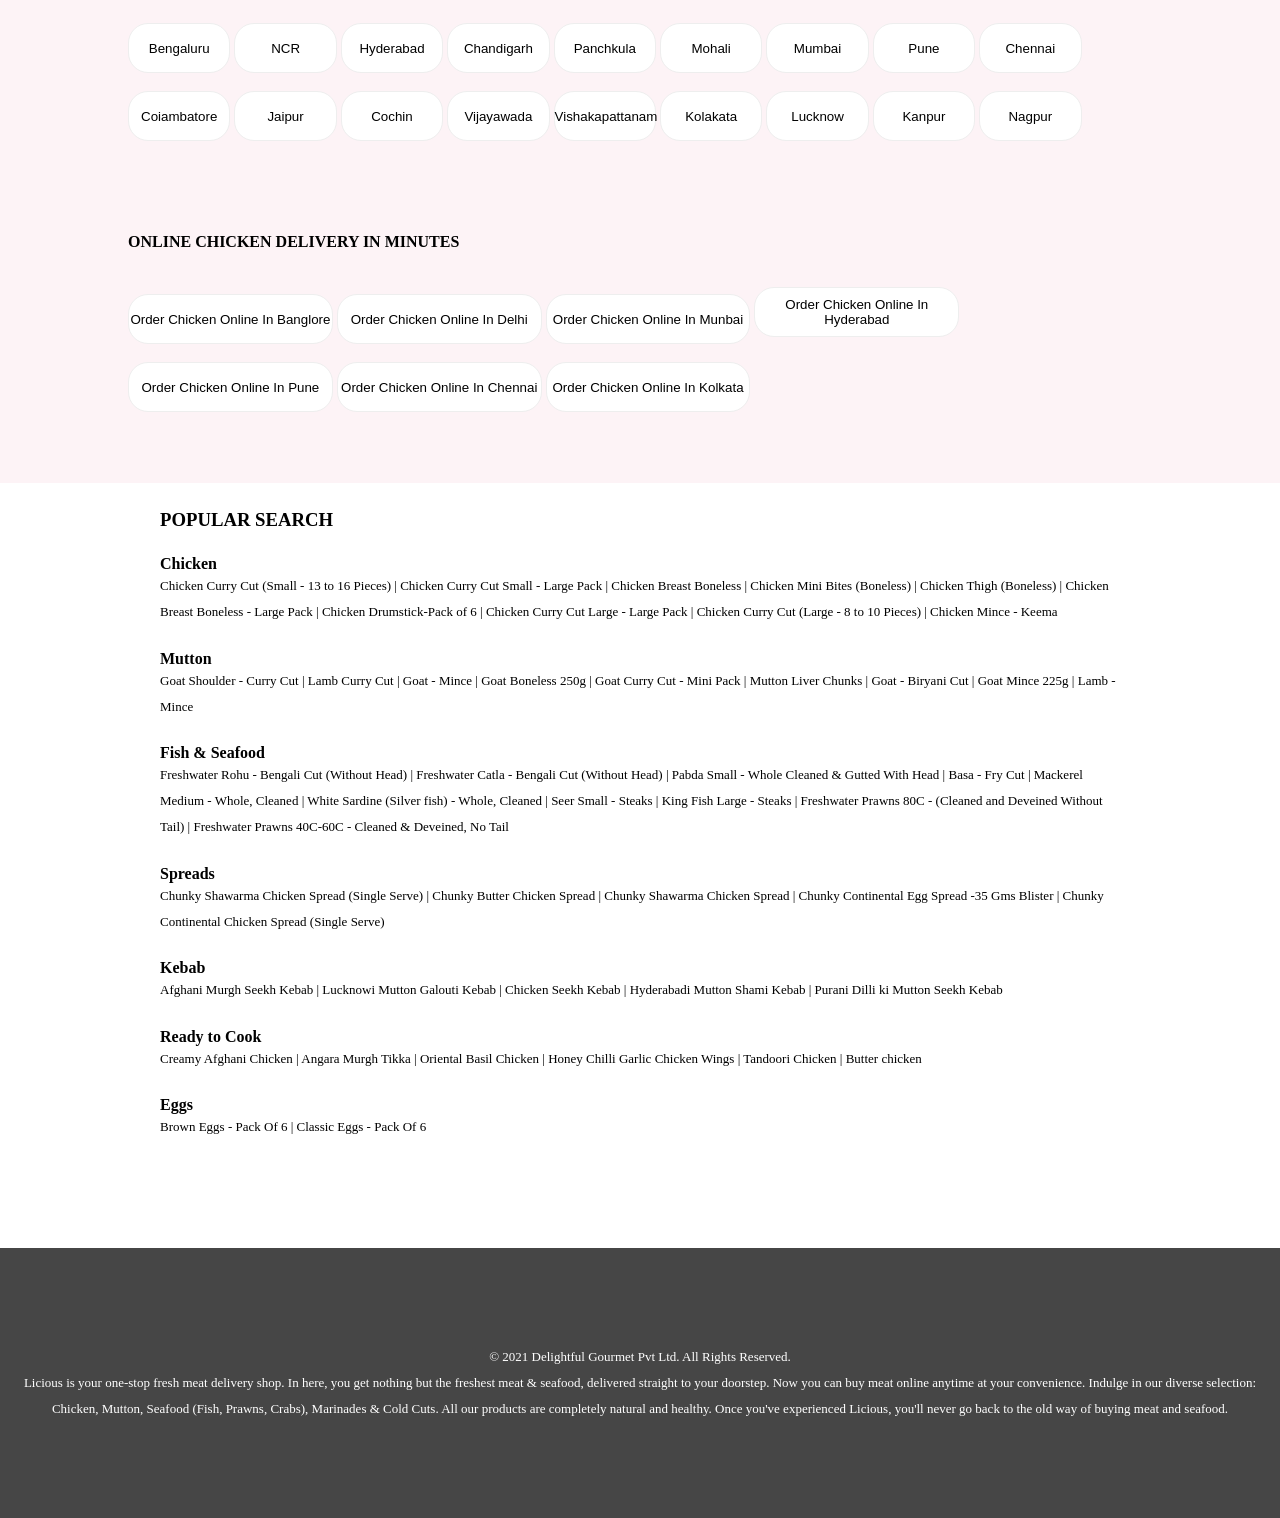
<file: licious.html>
<html>

<head>
    <meta name="viewport" content="width=device-width, initial-scale=1.0">
    <link rel="stylesheet" href="liciousstyle.css">
    <title>Order Meat Online. Buy fresh meat</title>

</head>

<body>

    <div class="navbar">
        <div class="logo">
            <img src="licious-logo.svg" alt="">
        </div>
        <div class="location">
            <div class="loclogo">
                <img src="location.svg" alt="">
            </div>
            <div class="locdef">
                <h5>Banglore</h5>
                <h6>21/1, KPWD Quarters, Ananda </h6>
                <h6>Puram, Jeevan Bima Nagar</h6>
            </div>
        </div>
        <div class="searchicon">
            <input type="text" placeholder="Search For Items"><img src="search_venus_icon.svg" alt="">
        </div>
        <div class="categories">
            <div class="cata">
                <img src="categories-grey.svg" alt="">
                <h5>Categories</h5>
            </div>
            <div class="store">
                <img src="store-locator-unselected.svg" alt="">
                <h5>Stores</h5>
            </div>
            <div class="lab">
                <img src="reports-unselected.svg" alt="">
                <h5>Lab Reports</h5>
            </div>
            <div class="log">
                <img src="profile-grey.svg" alt="">
                <h5>Login</h5>
            </div>
            <div class="cart">
                <img src="cart.svg" alt="">
                <h5>Cart</h5>
            </div>
        </div>
    </div>
    <div class="welcome">
        <img src="welcome.avif" alt="">
    </div>
    <div class="current">
        <div class="writtings1">
            <h3>Our current hits!</h3>
            <h4>Here's what everyone is eating</h4>
        </div>
        <div class="images">
            <div class="img">
                <img class="fah" src="chicken.png" alt="">
                <div class="demoimage">
                    <div class="demohead">
                        <h4>Chicken curry cut-Small pieces</h4>
                    </div>
                    <div class="demodesc">
                        <div class="desc">
                            <h4>500g </h4>
                            <p>| 12-18 pieces | Serves 4 </p>
                        </div>
                        <div class="price">
                            <h4>₹183</h4>
                            <p> <strike>₹218</strike> <span>16% off</span> </p>
                        </div>
                    </div>
                    <div class="deliveryimage">
                        <img src="delivery img.avif" alt="">
                        <p>Delivery in 30mins</p>
                    </div>
                </div>
            </div>
            <div class="img">
                <img class="fah" src="steak.avif" alt="">
                <div class="demoimage">
                    <div class="demohead">
                        <h4>Seer-Steaks</h4>
                    </div>
                    <div class="demodesc">
                        <div class="desc">
                            <h4>300g </h4>
                            <p>| 3-5 pieces | Serves 2-3</p>
                        </div>
                        <div class="price">
                            <h4>₹825</h4>
                            <p> <strike>₹1635</strike> <span>50% off</span></p>
                        </div>
                    </div>
                    <div class="deliveryimage">
                        <img src="delivery img.avif" alt="">
                        <p>Delivery in 30mins</p>
                    </div>
                </div>
            </div>
            <div class="img">
                <img class="fah" src="momo.webp" alt="">
                <div class="demoimage">
                    <div class="demohead">
                        <h4>Loaded Chicken Momos-8 Pieces</h4>
                    </div>
                    <div class="demodesc">
                        <div class="desc">
                            <h4>208g </h4>
                            <p>| 8 pieces | Serves 1-2</p>
                        </div>
                        <div class="price">
                            <h4>₹169</h4>
                            <p><strike>₹199</strike> <span>15% off</span></p>
                        </div>
                    </div>
                    <div class="deliveryimage">
                        <img src="delivery img.avif" alt="">
                        <p>Delivery in 30mins </p>
                    </div>
                </div>
            </div>
            <div class="img">
                <img class="fah" src="boneless.avif" alt="">
                <div class="demoimage">
                    <div class="demohead">
                        <h4>Chicken Boneless - Mini Bites</h4>
                    </div>
                    <div class="demodesc">
                        <div class="desc">
                            <h4>450g </h4>
                            <p>| 3-5 pieces | Serves 5</p>
                        </div>
                        <div class="price">
                            <h4>₹328</h4>
                            <p><strike>₹377</strike> <span>13% off</span></p>
                        </div>
                    </div>
                    <div class="deliveryimage">
                        <img src="delivery img.avif" alt="">
                        <p>Delivery in 30mins </p>
                    </div>
                </div>
            </div>
            <div class="img">
                <img class="fah" src="thigh boneless.avif" alt="">
                <div class="demoimage">
                    <div class="demohead">
                        <h4>Premium Chicken Thigh</h4>
                    </div>
                    <div class="demodesc">
                        <div class="desc">
                            <h4>500g </h4>
                            <p>| 12-18 pieces | Serves 4</p>
                        </div>
                        <div class="price">
                            <h4>₹183</h4>
                            <p><strike>₹218</strike> <span>16% off</span></p>
                        </div>
                    </div>
                    <div class="deliveryimage">
                        <img src="delivery img.avif" alt="">
                        <p>Delivery in 30mins </p>
                    </div>
                </div>
            </div>
        </div>
    </div>
    <div class="writtings1">
        <h3>Whats Cooking today?</h3>
        <h4>Freshest meats and much more!</h4>
    </div>
    <div class="logos">

        <div class="logosimg">
            <img src="chicken image.avif" alt="">
            <h4>Chicken</h4>
        </div>
        <div class="logosimg">
            <img src="Mutton img.avif" alt="" height=>
            <h4>Mutton</h4>
        </div>
        <div class="logosimg">
            <img src="fish seafood img.avif" alt="">
            <h4>Fish & Sea Food</h4>
        </div>
        <div class="logosimg">
            <img src="cold cuts.avif" alt="">
            <h4>Cold Cuts</h4>
        </div>
        <div class="logosimg">
            <img src="combo img.avif" alt="">
            <h4>Combos</h4>
        </div>
        <div class="logosimg">
            <img src="party starter img.avif" alt="">
            <h4>Party Starters</h4>
        </div>

        <div class="logosimg">
            <img src="ready to cook img.avif" alt="">
            <h4>Ready to Cook</h4>
        </div>
        <div class="logosimg">
            <img src="li specials img.avif" alt="">
            <h4>Licious Specials</h4>
        </div>
        <div class="logosimg">
            <img src="curries and masalas img.avif" alt="">
            <h4>Curries & <br>Masalas</h4>
        </div>
        <div class="logosimg">
            <img src="wings and burger img.avif" alt="">
            <h4>Wings and Burger <br> Patty</h4>
        </div>
        <div class="logosimg">
            <img src="momos img.avif" alt="">
            <h4>Momos</h4>
        </div>
        <div class="logosimg">
            <img src="best sellers img.avif" alt="">
            <h4>Bestsellers</h4>
        </div>

        <div class="logosimg">
            <img src="fresh catch img.avif" alt="">
            <h4>Fresh Catch</h4>
        </div>
        <div class="logosimg">
            <img src="kebab starters img.avif" alt="">
            <h4>Kebab & Starters</h4>
        </div>
        <div class="logosimg">
            <img src="pre order img.avif" alt="">
            <h4>Pre Order</h4>
        </div>
        <div class="logosimg">
            <img src="liver img.avif" alt="">
            <h4>Liver & More</h4>
        </div>
        <div class="logosimg">
            <img src="prawns img.avif" alt="">
            <h4>Prawns & Crabs</h4>
        </div>
        <div class="logosimg">
            <img src="eggs img.avif" alt="">
            <h4>Eggs</h4>
        </div>

        <div class="logosimg">
            <img src="crispy snacks img.avif" alt="">
            <h4>Crispy Snacks & Wings</h4>
        </div>
        <div class="logosimg">
            <img src="spreads img.avif" alt="">
            <h4>Spreads</h4>
        </div>
        <div class="logosimg">
            <img src="meat masala img.avif" alt="">
            <h4>Meat Masala</h4>
        </div>
        <div class="logosimg">
            <img src="kebab img.avif" alt="">
            <h4>Kebab</h4>
        </div>
        <div class="logosimg">
            <img src="weekend img.avif" alt="">
            <h4>Weekend Specials</h4>
        </div>
    </div>
    </div>
    <div class="banners">
        <div class="banner1">
            <img src="big feast coming banner img.avif" alt="">
        </div>
        <div class="banner2">
            <img src="banner2offer.avif" alt="">
        </div>
    </div>
    <div class="writtings1">
        <h3>Premium fish & Seafoods Selection</h3>
        <h4>Same-day catch: fresh & flavourful</h4>
    </div>
    <div class="images1">
        <div class="img">
            <img class="fah" src="seer steaks img.avif" alt="">
            <div class="demoimage">
                <div class="demohead">
                    <h4>Seer Steaks</h4>
                </div>
                <div class="demodesc">
                    <div class="desc">
                        <h4>300g </h4>
                        <p>| 3-5 pieces | Serves 2-3</p>
                    </div>
                    <div class="price">
                        <h4>₹818</h4>
                        <p><strike>₹1635</strike> <span>50% off</span></p>
                    </div>
                </div>
                <div class="deliveryimage">
                    <img src="delivery img.avif" alt="">
                    <p>Delivery in 30mins </p>
                </div>
            </div>
        </div>
        <div class="img">
            <img class="fah" src="white pomfret small img.avif" alt="">
            <div class="demoimage">
                <div class="demohead">
                    <h4>White Pomfret Small</h4>
                    <h4>Whole cleaned Glutted</h4>
                </div>
                <div class="demodesc">
                    <div class="desc">
                        <!-- <h4>500g </h4> -->
                        <p> 3 pieces | Serves 1-2</p>
                    </div>
                    <div class="price">
                        <h4>₹1165</h4>
                        <p><strike>₹1965</strike> <span>40% off</span></p>
                    </div>
                </div>
                <div class="deliveryimage">
                    <img src="delivery img.avif" alt="">
                    <p>Delivery in 30mins </p>
                </div>
            </div>
        </div>
        <div class="img">
            <img class="fah" src="fresh water prawns img.avif" alt="">
            <div class="demoimage">
                <div class="demohead">
                    <h4>Freshwater Prawns (Medium Sized) - Cleaned & Deveined</h4>
                </div>
                <div class="demodesc">
                    <div class="desc">
                        <h4>250g </h4>
                        <p>| 20-30 pieces | Serves 2-3</p>
                    </div>
                    <div class="price">
                        <h4>₹425</h4>
                        <p><strike>₹479</strike> <span>11% off</span></p>
                    </div>
                </div>
                <div class="deliveryimage">
                    <img src="delivery img.avif" alt="">
                    <p>Delivery in 30mins </p>
                </div>
            </div>
        </div>
        <div class="img">
            <img class="fah" src="rohu img.avif" alt="">
            <div class="demoimage">
                <div class="demohead">
                    <h4>Rohu(1.4kg)-Bengali Cut</h4>
                </div>
                <div class="demodesc">
                    <div class="desc">
                        <h4>500g </h4>
                        <p>| 7-12 pieces | Serves 2-3</p>
                    </div>
                    <div class="price">
                        <h4>₹225</h4>
                        <p><strike>₹319</strike> <span>20% off</span></p>
                    </div>
                </div>
                <div class="deliveryimage">
                    <img src="delivery img.avif" alt="">
                    <p>Delivery in 30mins </p>
                </div>
            </div>
        </div>
        <div class="img">
            <img class="fah" src="mackeral medium img.avif" alt="">
            <div class="demoimage">
                <div class="demohead">
                    <h4>Mackerel Medium - Whole, Cleaned (with tail)</h4>
                </div>
                <div class="demodesc">
                    <div class="desc">
                        <h4>500g </h4>
                        <p>| 2-4 pieces | Serves 2-3</p>
                    </div>
                    <div class="price">
                        <h4>₹443</h4>
                        <p><strike>₹679</strike> <span>35% off</span></p>
                    </div>
                </div>
                <div class="deliveryimage">
                    <img src="delivery img.avif" alt="">
                    <p>Delivery in 30mins </p>
                </div>
            </div>
        </div>
    </div>
    <div class="banner2nd">
        <div class="banner3">
            <img src="under199banner.avif" alt="">
        </div>
    </div>
    <div class="writtings2">
        <h3>Best of Mutton</h3>
        <h4>Our most tendor mutton cuts!</h4>
    </div>
    <div class="muttonsection">
        <div class="img">
            <img class="fah" src="goat curry cut img.avif" alt="">
            <div class="demoimage">
                <div class="demohead">
                    <h4>Goat Curry Cut</h4>
                </div>
                <div class="demodesc">
                    <div class="desc">
                        <h4>500g </h4>
                        <p>| 11-18 pieces | Serves 4</p>
                    </div>
                    <div class="price">
                        <h4>₹663</h4>
                        <p><strike>₹749</strike> <span>35% off</span></p>
                    </div>
                </div>
                <div class="deliveryimage">
                    <img src="delivery img.avif" alt="">
                    <p>Delivery in 30mins </p>
                </div>
            </div>
        </div>
        <div class="img">
            <img class="fah" src="pure goat mince img.avif" alt="">
            <div class="demoimage">
                <div class="demohead">
                    <h4>Pure Goat Mince</h4>
                </div>
                <div class="demodesc">
                    <div class="desc">
                        <h4>500g </h4>
                        <p>| 2-4 pieces | Serves 2-3</p>
                    </div>
                    <div class="price">
                        <h4>₹443</h4>
                        <p><strike>₹679</strike> <span>35% off</span></p>
                    </div>
                </div>
                <div class="deliveryimage">
                    <img src="delivery img.avif" alt="">
                    <p>Delivery in 30mins </p>
                </div>
            </div>
        </div>
        <div class="img">
            <img class="fah" src="pure goat mince mini img.avif" alt="">
            <div class="demoimage">
                <div class="demohead">
                    <h4>Pure Goat Mince(Mini Pack)</h4>
                </div>
                <div class="demodesc">
                    <div class="desc">
                        <h4>500g </h4>
                        <p>| 2-4 pieces | Serves 2-3</p>
                    </div>
                    <div class="price">
                        <h4>₹443</h4>
                        <p><strike>₹679</strike> <span>35% off</span></p>
                    </div>
                </div>
                <div class="deliveryimage">
                    <img src="delivery img.avif" alt="">
                    <p>Delivery in 30mins </p>
                </div>
            </div>
        </div>
        <div class="img">
            <img class="fah" src="muton liver img.avif" alt="">
            <div class="demoimage">
                <div class="demohead">
                    <h4>Mutton Liver Small Pack</h4>
                </div>
                <div class="demodesc">
                    <div class="desc">
                        <h4>100g </h4>
                        <p>| 2-4 pieces | Serves 1-2</p>
                    </div>
                    <div class="price">
                        <h4>₹953</h4>
                        <p><strike>₹444</strike> <span>37% off</span></p>
                    </div>
                </div>
                <div class="deliveryimage">
                    <img src="delivery img.avif" alt="">
                    <p>Delivery in 30mins </p>
                </div>
            </div>
        </div>
        <div class="img">
            <img class="fah" src="mutton intestine.avif" alt="">
            <div class="demoimage">
                <div class="demohead">
                    <h4>Mutton Boti & Intestine(1 Set)</h4>
                </div>
                <div class="demodesc">
                    <div class="desc">
                        <h4>500g </h4>
                        <p>| 2-4 pieces | Serves 2-3</p>
                    </div>
                    <div class="price">
                        <h4>₹543</h4>
                        <p><strike>₹109</strike> <span>35% off</span></p>
                    </div>
                </div>
                <div class="deliveryimage">
                    <img src="delivery img.avif" alt="">
                    <p>Delivery in 30mins </p>
                </div>
            </div>
        </div>
    </div>
    <div class="customerfavorites">
        <div class="writtings3">
            <h3>Customer Favourites</h3>
            <h4>Use Code: NOCOOKING & Get Flat 15% off</h4>
        </div>
    </div>
    <div class="customerfavoritesection">
        <div class="img">
            <img class="fah" src="chicken malai tikka img.avif" alt="">
            <div class="demoimage">
                <div class="demohead">
                    <h4>Chicken Malai Tikka</h4>
                </div>
                <div class="demodesc">
                    <div class="desc">
                        <h4>450g </h4>
                        <p>| 2-4 pieces | Serves 2-3</p>
                    </div>
                    <div class="price">
                        <h4>₹363</h4>
                        <p><strike>₹789</strike> <span>35% off</span></p>
                    </div>
                </div>
                <div class="deliveryimage">
                    <img src="delivery img.avif" alt="">
                    <p>Delivery in 30mins </p>
                </div>
            </div>
        </div>
        <div class="img">
            <img class="fah" src="chicken tikka img.avif" alt="">
            <div class="demoimage">
                <div class="demohead">
                    <h4>Chicken Tikka(Heat & Eat)</h4>
                </div>
                <div class="demodesc">
                    <div class="desc">
                        <h4>500g </h4>
                        <p>| 2-4 pieces | Serves 2-3</p>
                    </div>
                    <div class="price">
                        <h4>₹443</h4>
                        <p><strike>₹679</strike> <span>35% off</span></p>
                    </div>
                </div>
                <div class="deliveryimage">
                    <img src="delivery img.avif" alt="">
                    <p>Delivery in 30mins </p>
                </div>
            </div>
        </div>
        <div class="img">
            <img class="fah" src="chicken sheek kebab img.avif" alt="">
            <div class="demoimage">
                <div class="demohead">
                    <h4>Chicken Sheek Kebab</h4>
                </div>
                <div class="demodesc">
                    <div class="desc">
                        <h4>500g </h4>
                        <p>| 2-4 pieces | Serves 2-3</p>
                    </div>
                    <div class="price">
                        <h4>₹443</h4>
                        <p><strike>₹679</strike> <span>35% off</span></p>
                    </div>
                </div>
                <div class="deliveryimage">
                    <img src="delivery img.avif" alt="">
                    <p>Delivery in 30mins </p>
                </div>
            </div>
        </div>
        <div class="img">
            <img class="fah" src="loaded chicken momos 20 pcsimg.avif" alt="">
            <div class="demoimage">
                <div class="demohead">
                    <h4>Loaded Chicken Momos</h4>
                </div>
                <div class="demodesc">
                    <div class="desc">
                        <h4>500g </h4>
                        <p>| 2-4 pieces | Serves 2-3</p>
                    </div>
                    <div class="price">
                        <h4>₹443</h4>
                        <p><strike>₹679</strike> <span>35% off</span></p>
                    </div>
                </div>
                <div class="deliveryimage">
                    <img src="delivery img.avif" alt="">
                    <p>Delivery in 30mins </p>
                </div>
            </div>
        </div>
        <div class="img">
            <img class="fah" src="loaded chicken momos img.avif" alt="">
            <div class="demoimage">
                <div class="demohead">
                    <h4>Loaded Chicken Momos(8 Pieces)</h4>
                </div>
                <div class="demodesc">
                    <div class="desc">
                        <h4>500g </h4>
                        <p>| 2-4 pieces | Serves 2-3</p>
                    </div>
                    <div class="price">
                        <h4>₹443</h4>
                        <p><strike>₹679</strike> <span>35% off</span></p>
                    </div>
                </div>
                <div class="deliveryimage">
                    <img src="delivery img.avif" alt="">
                    <p>Delivery in 30mins </p>
                </div>
            </div>
        </div>
    </div>
    <div class="customer speaks">
        <div class="writtings4">
            <h3>What our customers say</h3>
            <h4>Hear it directly from people like you</h4>
        </div>
    </div>
    <div class="customerspeakssection">
        <div class="img"><img src="dipanjana nandi.avif" alt=""></div>
        <div class="img"><img src="shalini bhardhan.avif" alt=""></div>
        <div class="img"> <img src="rukma dakshy.avif" alt=""></div>
        <div class="img"><img src="biltu mazumdhar.avif" alt=""></div>
        <div class="img"><img src="alfateh mustafa.avif" alt=""></div>
    </div>
    <div class="customerfeedback">
        <div class="feedback1">
            <h3>We will sell only the meat that we would eat ourselves.</h3>
            <h4>At Licious, we’re big meat-lovers. And by big, we mean huge. So when it comes to the meat we put on your
                plate, we’re extremely picky. Every single product is handpicked by a team with years of experience.
            </h4>
        </div>
        <div class="feedback2">
            <h3>If it’s not fresh, we won’t sell it</h3>
            <h4>For meat to stay fresh and retain its natural juices, it needs to be stored at a temperature between 0°
                and 4°C. We maintain this temperature from the time we procure the product to cleaning, cutting and
                storing it, until it leaves for delivery. And even when it’s out for delivery, we keep it chilled right
                up to your doorstep.Did we mention that we’re obsessed?</h4>
        </div>
        <div class="feedback3">
            <h3>We will charge only for what you buy</h3>
            <h4>Doesn’t everyone do this? Not really. Most other places first weigh the meat, then cut up the pieces,
                and throw out the parts which aren’t fit to eat, such as offal, gizzard, wingtips, etc. But you still
                pay based on the original weight even though what you finally get is 10% to 30% less</h4>
        </div>
    </div>
    <div class="liciousfooter">
        <img src="liciousfooter.avif" alt="">
    </div>
    <div class="contactinfo">
        <div class="section1">
            <h4>EXPERIENCE LICIOUS APP ON MOBILE</h4><br>
            <img class="ll" src="app-store-homepage.avif" alt="">
            <img class="ll" src="playstore-homepage.avif" alt="">
            <h4>KEEP IN TOUCH</h4><br>
            <img class="qq" src="twitter-homepage.avif" alt="">
            <img class="qq" src="fb-homepage.avif" alt="">
            <img class="qq" src="insta-homepage.avif" alt="">
        </div>
        <div class="section2">
            <h3>USEFUL LINKS</h3> <br>
            <h4>Why Licious?</h4>
            <h4>Refer & Earn</h4>
            <h4>Licious Cash & Cash+</h4>
            <h4>Careers</h4>
            <h4>BLOG</h4>
        </div>
        <div class="section3">
            <h3>About Us</h3><br>
            <h4>Bug Bounty Guidelines</h4>
            <h4>T&C</h4>
            <h4>FAQ</h4>
            <h4>Privacy Policy</h4>
            <h4>Cancellation & Reschedule Policy</h4>
            <h4>FSSC 22000 Certification</h4>
            <h4>CSR Policy</h4>
            <h4>Sitemap</h4>
            <h4>Notices</h4>
        </div>
        <div class="section4">
            <h3>CONTACT US</h3><br>
            <h4>Call: 1800-4190-786</h4>
            <h4>talktous@licious.com</h4>
            <h3>REGISTERED OFFICE ADDRESS:</h3><br>
            <h4>DELIGHTFUL GOURMET PVT LTD</h4>
            <h4>Maruti Infotech Center No. 11/1, 12/1, Tower A, Ground</h4>
            <h4>Floor, Amarjyothi Layout, Intermediate Ring Road,</h4>
            <h4>Domlur, Bangalore, Bangalore North, Karnataka, India,</h4>
            <h4>560071</h4><br>
            <img src="visa mastercard img.avif" alt="">
            <h3>HAVE SECURITY CONCERNS?</h3><br>
            <h4>Mail us to: security@licious.com</h4>
        </div>
    </div>
    <div class="citieserving">
        <div class="cities">
            <h4>CITIES WE SERVE</h4><br><br>
            <button>Bengaluru</button>
            <button>NCR</button>
            <button>Hyderabad</button>
            <button>Chandigarh</button>
            <button>Panchkula</button>
            <button>Mohali</button>
            <button>Mumbai</button>
            <button>Pune</button>
            <button>Chennai</button><br><br>
            <button>Coiambatore</button>
            <button>Jaipur</button>
            <button>Cochin</button>
            <button>Vijayawada</button>
            <button>Vishakapattanam</button>
            <button>Kolakata</button>
            <button>Lucknow</button>
            <button>Kanpur</button>
            <button>Nagpur</button>
        </div>
        <div class="onlinedelivery">
            <h4>ONLINE CHICKEN DELIVERY IN MINUTES</h4><br><br>
            <button>Order Chicken Online In Banglore</button>
            <button>Order Chicken Online In Delhi</button>
            <button>Order Chicken Online In Munbai</button>
            <button>Order Chicken Online In Hyderabad</button><br><br>
            <button>Order Chicken Online In Pune</button>
            <button>Order Chicken Online In Chennai</button>
            <button>Order Chicken Online In Kolkata</button>
        </div>
    </div>
    <div class="popularsearch">
        <div class="search">
            <h3>POPULAR SEARCH</h3>
            <div class="chicken">
                <h4>Chicken</h4>
                <p>Chicken Curry Cut (Small - 13 to 16 Pieces) | Chicken Curry Cut Small - Large Pack | Chicken Breast
                    Boneless | Chicken Mini Bites (Boneless) | Chicken Thigh (Boneless) | Chicken Breast Boneless -
                    Large Pack | Chicken Drumstick-Pack of 6 | Chicken Curry Cut Large - Large Pack | Chicken Curry Cut
                    (Large - 8 to 10 Pieces) | Chicken Mince - Keema</p>
            </div>
            <div class="mutton">
                <h4>Mutton</h4>
                <p>Goat Shoulder - Curry Cut | Lamb Curry Cut | Goat - Mince | Goat Boneless 250g | Goat Curry Cut -
                    Mini Pack | Mutton Liver Chunks | Goat - Biryani Cut | Goat Mince 225g | Lamb - Mince</p>
            </div>
            <div class="fish">
                <h4>Fish & Seafood</h4>
                <p>Freshwater Rohu - Bengali Cut (Without Head) | Freshwater Catla - Bengali Cut (Without Head) | Pabda
                    Small - Whole Cleaned & Gutted With Head | Basa - Fry Cut | Mackerel Medium - Whole, Cleaned | White
                    Sardine (Silver fish) - Whole, Cleaned | Seer Small - Steaks | King Fish Large - Steaks | Freshwater
                    Prawns 80C - (Cleaned and Deveined Without Tail) | Freshwater Prawns 40C-60C - Cleaned & Deveined,
                    No Tail</p>
            </div>
            <div class="spreads">
                <h4>Spreads</h4>
                <p>Chunky Shawarma Chicken Spread (Single Serve) | Chunky Butter Chicken Spread | Chunky Shawarma
                    Chicken Spread | Chunky Continental Egg Spread -35 Gms Blister | Chunky Continental Chicken Spread
                    (Single Serve)</p>
            </div>
            <div class="kebab">
                <h4>Kebab</h4>
                <p>Afghani Murgh Seekh Kebab | Lucknowi Mutton Galouti Kebab | Chicken Seekh Kebab | Hyderabadi Mutton
                    Shami Kebab | Purani Dilli ki Mutton Seekh Kebab</p>
            </div>
            <div class="readycook">
                <h4>Ready to Cook</h4>
                <p>Creamy Afghani Chicken | Angara Murgh Tikka | Oriental Basil Chicken | Honey Chilli Garlic Chicken
                    Wings | Tandoori Chicken | Butter chicken</p>
            </div>
            <div class="eggs">
                <h4>Eggs</h4>
                <p>Brown Eggs - Pack Of 6 | Classic Eggs - Pack Of 6</p>
            </div>
        </div>
    </div>
    <div class="footer">
        <p>© 2021 Delightful Gourmet Pvt Ltd. All Rights Reserved. <br>
            Licious is your one-stop fresh meat delivery shop. In here, you get nothing but the freshest meat & seafood,
            delivered straight to your doorstep. Now you can buy meat online anytime at your convenience. Indulge in our
            diverse selection: Chicken, Mutton, Seafood (Fish, Prawns, Crabs), Marinades & Cold Cuts. All our products
            are completely natural and healthy. Once you've experienced Licious, you'll never go back to the old way of
            buying meat and seafood.</p>
    </div>
</body>

</html>
</file>
<file: liciousstyle.css>
* {
    margin: 0px;
    padding: 0%;
}

.navbar {
    height: 10%;
    width: 100%;
    background-color: rgb(255, 255, 255);
    display: flex;
    justify-content: center;
    gap: 1%;
    align-items: center;
    border-bottom: 1% solid #eee;
    box-shadow: inset 0px -2px 5px rgba(0, 0, 0, 0.186);
    position: sticky;
    top: 0;
    z-index: 1;

}


.logo {
    height: 80%;
    width: 10%;
    /* background-color: darkgreen; */
    display: flex;
    align-items: center;
}

.location {
    height: 90%;
    width: 12%;
    /* background-color: chocolate; */
    display: flex;

}

.loclogo {
    height: 90%;
    width: 10%;
    /* background-color: yellow; */
    /* display: flex;
    align-items: center; */
    margin-top: 5%;
}

.locdef {
    height: 95%;
    width: 100%;
    /* background-color: violet; */
    display: flex;
    /* align-items: center; */
    flex-direction: column;
    justify-content: center;
}

.locdef h5 {
    font-weight: 600;
    font-size: 14px;
}

.locdef h6 {
    font-weight: 400;
    font-size: 12px;
}

.searchicon {
    height: 40%;
    width: 15%;
    /* background-color: red; */
    display: flex;
    align-items: center;
    border: 1% solid black;
}


.searchicon input {
    height: 100%;
    width: 90%;
    border: none;
}

.searchicon input :active {
    border: none;
}

.categories {
    height: 90%;
    width: 30%;
    /* background-color: cyan; */
    display: flex;
    align-items: center;
    gap: 4%;
}


.cata {
    display: flex;
    gap: 10%;
    align-items: center;
}

.store {
    display: flex;
    gap: 9%;
    align-items: center;
}

.lab {
    display: flex;
    gap: 9%;
    width: 22%;
    align-items: center;
    /* background-color: aquamarine; */
}

.log {
    display: flex;
    gap: 9%;
    align-items: center;
}

.cart {
    display: flex;
    gap: 9%;
    align-items: center;
}

.cart img {
    height: 45%;
    width: 45%;
}

.categories h5 {
    font-weight: 500;
    font-size: 14px;
}

.getapp{
    height: 40px;
    width: 150px;
    border-radius: 10px;
    background-color: #d11243;
    display: flex;
    justify-content: center;
    
    /* background-color: transparent; */
}

.nav-btn{
    background-color: transparent;
    border-radius: 10px;
    border: 1px solid transparent;
    font-size: larger;
    color: white;
    /* display: none; */
}

.welcome {
    height: 7%;
    width: 100%;
    align-items: center;
    display: flex;
    justify-content: center;
    margin-top: 1%;
}

.current {
    height: 52%;
    width: 100%;
    /* background-color: cornflowerblue; */
    display: flex;
    flex-direction: column;
    /* justify-content: center; */
    align-items: center;
    gap: 4%;
}

.images {
    height: 75%;
    width: 81%;
    /* background-color: darkred; */
    display: flex;
    gap: 2%;
    justify-content: center;
    /* align-items: end; */
    /* flex-direction: column; */
}

.images img {
    border-radius: 15px;
}

.writtings1 {
    height: 10%;
    width: 100%;
    /* background-color: chocolate; */
    margin-bottom: 1%;
    margin-top: 4%;

}

.writtings1 h3 {
    font-weight: 600;
    margin-left: 200px;
}

.writtings1 h4 {
    font-weight: 600;
    margin-left: 200px;
}

.img p {
    font-weight: 500;
    font-size: small;
}

.logos {
    height: 95%;
    width: 70%;
    /* background-color: peru; */
    display: grid;
    grid-template-columns: repeat(6, 1fr);
    grid-gap: 16px 2.96vw;
    margin-left: 15%;
}

.logosimg {
    height: 90%;
    width: 65%;
    /* background-color: royalblue; */
    /* gap: 10px; */
}

.banners {
    height: 25%;
    width: 100%;
    display: flex;
    justify-content: center;
    flex-direction: column;
    align-items: center;
    gap: 1%;
    margin-top: 1%;
    /* background-color: crimson; */
}


.banner1 {
    height: 45%;
    width: 90%;
    /* background-color: darkgray; */
    display: flex;
    align-items: center;
    justify-content: center;
}


.banner2 {
    height: 45%;
    width: 100%;
    /* background-color: darkgray; */
    display: flex;
    align-items: center;
    justify-content: center;
}


.banner3 {
    height: 95%;
    width: 100%;
    /* background-color: darkgray; */
    display: flex;
    align-items: center;
    justify-content: center;
}

.logosimg h4 {
    font-weight: 500;
    font-size: medium;
    text-align: center;
}

.images1 {
    height: 40%;
    width: 100%;
    /* background-color: crimson; */
    display: flex;
    gap: 2%;
    justify-content: center;
}

.images1 .img {
    width: 14%;
    /* background: gray; */
    height: 100%;
}

.images1 img {
    border-radius: 15px;
}

.banner2nd {
    height: 10%;
    width: 100%;
    display: flex;
    justify-content: center;
    /* background-color: darkblue; */
}

.writtings2 {
    height: 10%;
    width: 100%;
    /* background-color: sienna; */
    /* margin-left: 180px; */
    margin-top: 1%;
}

.muttonsection {
    height: 40%;
    width: 100%;
    display: flex;
    justify-content: center;
    gap: 2%;
    /* background-color: cadetblue; */
}

.muttonsection img {
    border-radius: 15px;
}

.writtings3 {
    height: 10%;
    width: 100%;
    /* background-color: sienna; */
    /* margin-left: 180px; */
    margin-top: 1%;
}

.customerfavoritesection {
    height: 40%;
    width: 100%;
    display: flex;
    justify-content: center;
    gap: 2%;
}

.customerfavoritesection img {
    border-radius: 15px;
}

.writtings3 h3 {
    margin-left: 12%;
}

.writtings3 h4 {
    margin-left: 12%;
}

.writtings2 h3 {
    margin-left: 12%;
}

.writtings2 h4 {
    margin-left: 12%;
}

.writtings4 h3 {
    margin-left: 12%;
    margin-top: 1%;
}

.writtings4 h4 {
    margin-left: 12%;
    margin-bottom: 1%;
}

.customerspeakssection {
    height: 45%;
    width: 100%;
    /* background-color: teal; */
    gap: 1%;
    display: flex;
    justify-content: center;
}

.customerfeedback {
    height: 38%;
    width: 100%;
    background-color: #fdf3f6;
    display: flex;
    justify-content: center;
    gap: 1%;
    /* margin-top: 20px; */
}

.feedback1 {
    height: 90%;
    width: 25%;
    /* background-color: blue; */
    /* background-color: #fdf3f6; */
    margin-top: 3%;
}

.feedback2 {
    height: 90%;
    width: 25%;
    /* background-color: blue; */
    margin-top: 3%;
}

.feedback3 {
    height: 90%;
    width: 25%;
    /* background-color: blue; */
    text-align: start;
    /* width: 1000px; */
    margin-top: 3%;
}

.feedback3 h4 {
    text-align: start;
    width: 80%;
    margin-top: 3%;
    font-weight: 200;
    line-height: 180%;
    font-size: 14px;
}

.feedback2 h4 {
    text-align: start;
    width: 80%;
    margin-top: 3%;
    font-weight: 200;
    line-height: 180%;
    font-size: 14px;
}

.feedback1 h4 {
    text-align: start;
    width: 80%;
    margin-top: 3%;
    font-weight: 200;
    line-height: 180%;
    font-size: 14px;
}

.feedback1 h3 {
    font-weight: 600;
    font-size: 16px;
}

.feedback2 h3 {
    font-weight: 600;
    font-size: 16px;
}

.feedback3 h3 {
    font-weight: 600;
    font-size: 16px;
}

/* .liciousfooter img{
    height: 100px;
    width: 150px;
    margin-left: 180px;
} */

.contactinfo {
    height: 50%;
    width: 100%;
    /* background-color: orange; */
    display: flex;
    gap: 1%;
    justify-content: center;
}

.section1 {
    height: 95%;
    width: 23%;
    /* background-color: darkgreen; */
}

.section2 {
    height: 95%;
    width: 12%;
    /* background-color: darkgreen; */
}

.section3 {
    height: 95%;
    width: 18%;
    /* background-color: darkgreen; */
}

.section4 {
    height: 95%;
    width: 28%;
    /* background-color: darkgreen; */
}

.section1 h4 {
    font-size: 14px;
    font-weight: 700;
    margin-top: 15%;
}

.section2 h3 {
    font-size: 14px;
    margin-top: 28%;
}

.section3 h3 {
    font-size: 15px;
    font-weight: 700;
    margin-top: 18%;
}

.section4 h4 {
    font-size: 14px;
    font-weight: 700;
    /* margin-top: 10px; */
}

.section3 h4 {
    font-weight: 500;
}

.section4 h4 {
    font-weight: 500;
    /* margin-top: 10px; */
}

.section2 h4 {
    font-weight: 500;
}

.section4 h3 {
    margin-top: 4%;
    font-size: 14px;
}

.citieserving {
    height: 60%;
    width: 100%;
    background-color: #fdf3f6;
    display: flex;
    flex-direction: column;
    align-items: center;
    justify-content: center;
}

.cities {
    height: 47%;
    width: 80%;
    /* background-color: saddlebrown; */
    margin-top: 2%;
}

.onlinedelivery {
    height: 47%;
    width: 80%;
    /* background-color: mediumseagreen; */
    margin-top: 1%;
}

.cities button {
    width: 10%;
    height: 20%;
    border-radius: 20px;
    gap: 2%;
    background-color: white;
    border: 1px solid #eee;
}

.onlinedelivery button {
    width: 20%;
    height: 20%;
    border-radius: 20px;
    background-color: white;
    border: 1px solid #eee;
}

.popularsearch {
    height: 85%;
    width: 100%;
    /* background-color: rosybrown; */
    display: flex;
    justify-content: center;
}

.search p {
    font-size: 13px;
    font-weight: 500;
    line-height: 200%;
}

.search {
    height: 80%;
    width: 75%;
    /* background-color: purple; */
    display: flex;
    flex-direction: column;
    justify-content: start;
    gap: 4%;
    align-items: start;
    margin-top: 2%;
}

.footer {
    height: 30%;
    width: 100%;
    background-color: #464646;
    display: flex;
    align-items: center;
}

.footer p {
    font-size: 13px;
    font-weight: 500;
    width: 150%;
    text-align: center;
    color: white;
    line-height: 200%;
}









.logo img {
    height: 70%;
    width: 100%;
}



.welcome img {
    height: 100%;
    width: 72.1%;
}

/* .img img{
    height: 142px;
    width: 208px;
} */


.logosimg img {
    height: 80%;
    width: 110%;
}

.banner1 img {
    height: 70%;
    width: 70%;
}

.banner2 img {
    height: 70%;
    width: 70%;
}

.banner3 img {
    height: 100%;
    width: 70%;
}

.customerspeakssection img {
    height: 90%;
    width: 80%;
}

.liciousfooter img {
    height: 5%;
    width: 10%;
    margin-left: 10%;
    margin-top: 2%;
}

.section4 img {
    height: 10%;
    width: 40%;
}

.demoimage {
    display: flex;
    gap: 4%;
    flex-direction: column;
    height: 50%;
    /* background-color: crimson; */
    margin-top: 10%;
}

.demodesc {
    gap: 15%;
    display: flex;
    flex-direction: column;
}

.desc {
    height: 30%;
    /* background-color: #464646; */
    display: flex;
    gap: 5%;
    align-items: center;
}

.price {
    height: 80%;
    /* background-color: darkgoldenrod; */
    display: flex;
    gap: 5%;
    align-items: center;
}

.deliveryimage {
    display: flex;
    gap: 5%;
    align-items: center;
    font-weight: 300;
}

span {
    color: green;
}

.demohead h4 {
    font-weight: 550;
    width: 100%;
}

.desc h4 {
    font-weight: 400;
}

.deliveryimage img {
    height: 70%;
    width: 15%;
}

.fah {
    height: 50%;
    width: 90%;
}

.ll {
    height: 10%;
    width: 35%;
}

.qq {
    height: 6%;
    width: 10%;
}

/* mobile scren */

@media (min-width: 320px) and (max-width: 425px) {
    .navbar {
        height: 10%;
        width: 100%;
        background-color: rgb(255, 255, 255);
        display: flex;
        justify-content: center;
        align-items: center;
        border-bottom: 1% solid #eee;
        box-shadow: inset 0px -2px 5px rgba(0, 0, 0, 0.186);
        position: sticky;
        top: 0;
        z-index: 1;
        /* display: none; */
    }


    .logo {
        height: 80%;
        width: 10%;
        /* background-color: darkgreen; */
        display: flex;
        align-items: center;

    }

    .location {
        display: none;
    }

    .loclogo {
        display: none;
    }

    .locdef {
        display: none;
    }

    .locdef h5 {
        display: none;
    }

    .locdef h6 {
        display: none;
    }

    .searchicon {
        display: none;
    }


    .searchicon input {
        display: none;
    }

    .searchicon input :active {
        display: none;
    }

    .categories {
        display: none;
    }


    .cata {
        display: none;
    }

    .store {
        display: none;
    }

    .lab {
        display: none;
    }

    .log {
        display: none;
    }

    .cart {
        display: none;
    }

    .cart img {
        display: none;
    }

    .categories h5 {
        display: none;
    }

    .getapp{
     height: 40px;
     width: 150px;
     border-radius: 10px;
     background-color: #d11243;
     display: flex;
     justify-content: center;
     display: block;
     /* background-color: transparent; */
    }

    .nav-btn{
        background-color: transparent;
        border-radius: 10px;
        border: 1px solid transparent;
        font-size: larger;
        color: white;
        display: block;
    }

    .welcome {
        height: 100px;
        width: 100%;
        align-items: center;
        display: flex;
        justify-content: center;
        margin-top: 1%;

        /* display: none; */
    }

    .current {
        height: min-content;
        width: 100%;
        /* background-color: cornflowerblue; */
        display: flex;
        /* gap: 4%; */
        /* display: none; */
    }

    .images {
        height: 110%;
        width: 100%;
        /* background-color: darkred; */
        display: flex;
        gap: 10px;
        justify-content: center;
        /* align-items: end; */
        flex-direction: column;
        /* margin-bottom: 20%; */
        margin-bottom: 50px;
        /* display: none; */
    }

    .images .img {
        height: 20%;
        width: 100%;
        margin-top: 50px;
        display: flex;
        flex-direction: column;
        justify-content: center;
        align-items: center;
        /* background: #cca1a1; */
        /* display: none; */
    }

    .images img {
        border-radius: 15px;
        /* display: none; */
    }

    .writtings1 {
        height: 15%;
        width: 100%;
        /* background-color: chocolate; */
        margin-bottom: 1%;
        margin-top: 4%;
        display: flex;
        flex-direction: column;
        /* display: none; */
    }

    .writtings1 h3 {
        font-weight: 600;
        margin-left: 5%;
        /* display: none; */
    }

    .writtings1 h4 {
        font-weight: 600;
        margin-left: 5%;
        /* display: none; */

    }

    .img p {
        font-weight: 500;
        font-size: small;
        /* display: none; */

    }

    .logos {
        height: 125%;
        width: 100%;
        /* background-color: peru; */
        display: grid;
        grid-template-columns: repeat(4, 1fr);
        /* grid-gap: 13px 0.96vw; */
        margin: 0;
        /* display: none; */

    }

    .logosimg {
        height: 75%;
        width: 100%;
        /* background-color: royalblue; */
        gap: 1%;
    }

    .logosimg img {
        width: 100% !important;

    }

    .banners {
        height: 25%;
        width: 100%;
        display: flex;
        justify-content: center;
        flex-direction: column;
        align-items: center;
        gap: 1%;
        /* margin-top: 15%; */
        /* background-color: crimson; */
        /* display: none; */

    }


    .banner1 {
        height: 45%;
        width: 100%;
        /* background-color: darkgray; */
        display: flex;
        justify-content: center;
    }


    .banner2 {
        height: 45%;
        width: 100%;
        /* background-color: darkgray; */
        display: flex;
        justify-content: center;


        /* display: none; */

    }


    .banner3 {
        height: 95%;
        width: 80%;
        /* background-color: darkgray; */
        display: flex;
        align-items: center;
        justify-content: center;


        /* display: none; */

    }

    .logosimg h4 {
        font-weight: 500;
        font-size: smaller;
        text-align: center;
    }

    .images1 {
        height: 270%;
        width: 100%;
        /* background-color: crimson; */
        display: flex;
        flex-direction: column;
        gap: 0px;
        /* margin-left: 40px; */
        justify-content: center;
        align-items: center;
        margin-bottom: 50px;
        /* display: none; */

    }

    .images1 .img {
        height: 20%;
        width: 100%;
        margin-top: 50px;
        display: flex;
        flex-direction: column;
        justify-content: center;
        align-items: center;
    }

    .images1 img {
        border-radius: 15px;
    }

    .banner2nd {
        height: 100px;
        width: 100%;
        display: flex;
        justify-content: center;
        /* background-color: darkblue; */

        /* display: none; */

    }

    .writtings2 {
        height: 10%;
        width: 100%;
        /* background-color: sienna; */
        /* margin-bottom: 90px; */
        /* margin-left: 180px; */
        margin-top: 4%;

        /* display: none; */

    }

    .muttonsection {
        height: 270%;
        width: 100%;
        /* background-color: crimson; */
        display: flex;
        flex-direction: column;
        gap: 5px;
        /* margin-left: 40px; */
        justify-content: center;
        align-items: center;

        /* display: none; */

        margin-bottom: 50px;
    }

    .muttonsection .img {
        border-radius: 15px;
        height: 20%;
        width: 100%;
        margin-top: 50px;
        display: flex;
        flex-direction: column;
        justify-content: center;
        align-items: center;
    }

    .writtings3 {
        height: 10%;
        width: 100%;
        /* background-color: sienna; */
        /* margin-left: 180px; */
        margin-top: 1%;
    }

    .customerfavoritesection {
        height: 270%;
        width: 100%;
        /* background-color: crimson; */
        display: flex;
        flex-direction: column;
        gap: 5px;
        /* margin-left: 40px; */
        justify-content: center;
        align-items: center;
        margin-bottom: 50px;


        /* display: none; */

    }

    .customerfavoritesection .img {
        border-radius: 15px;
        border-radius: 15px;
        height: 20%;
        width: 100%;
        margin-top: 50px;
        display: flex;
        flex-direction: column;
        justify-content: center;
        align-items: center;
    }

    .writtings3 h3 {
        margin-left: 12%;
    }

    .writtings3 h4 {
        margin-left: 12%;
    }

    .writtings2 h3 {
        margin-left: 12%;
    }

    .writtings2 h4 {
        margin-left: 12%;
    }

    .writtings4 h3 {
        margin-left: 12%;
        margin-top: 1%;
    }

    .writtings4 h4 {
        margin-left: 12%;
        margin-bottom: 1%;

    }

    .writtings4 {
        height: 150px;
        width: 100%;
        /* background-color: crimson; */

        /* display: none; */

    }

    .customerspeakssection {
        height: 1000px;
        width: 100%;
        /* background-color: teal; */
        gap: 1%;
        display: flex;
        flex-direction: column;
        justify-content: center;
        align-items: center;
        margin-top: 550px;
    }

    .customerfeedback {
        height: 800px;
        width: 100%;
        /* background-color: #e91454; */
        display: flex;
        justify-content: center;
        align-items: center;
        gap: 1%;
        flex-direction: column;
        margin-top: 620px;
    }

    .feedback1 {
        height: 90%;
        width: 85%;
        /* background-color: blue; */
        /* background-color: #fdf3f6; */
        margin-top: 3%;
    }

    .feedback2 {
        height: 90%;
        width: 85%;
        /* background-color: blue; */
        margin-top: 3%;
    }

    .feedback3 {
        height: 90%;
        width: 85%;
        /* background-color: blue; */
        text-align: start;
        /* width: 1000px; */
        margin-top: 3%;
    }

    .feedback3 h4 {
        text-align: start;
        width: 80%;
        margin-top: 3%;
        font-weight: 200;
        line-height: 180%;
        font-size: 14px;
    }

    .feedback2 h4 {
        text-align: start;
        width: 80%;
        margin-top: 3%;
        font-weight: 200;
        line-height: 180%;
        font-size: 14px;
    }

    .feedback1 h4 {
        text-align: start;
        width: 80%;
        margin-top: 3%;
        font-weight: 200;
        line-height: 180%;
        font-size: 14px;
    }

    .feedback1 h3 {
        font-weight: 600;
        font-size: 16px;
    }

    .feedback2 h3 {
        font-weight: 600;
        font-size: 16px;
    }

    .feedback3 h3 {
        font-weight: 600;
        font-size: 16px;
    }

    /* .liciousfooter img{
    height: 100px;
    width: 150px;
    margin-left: 180px;
} */

    .contactinfo {
        height: 1300px;
        width: 100%;
        /* background-color: orange; */
        flex-direction: column;
        display: flex;
        gap: 1%;
        justify-content: center;
        align-items: center;
        /* margin-top: 400px; */
    }

    .section1 {
        height: 95%;
        width: 83%;
        /* background-color: darkgreen; */
        display: flex;
        flex-direction: column;
        align-items: center;
    }

    .section2 {
        height: 95%;
        width: 82%;
        /* background-color: darkgreen; */
        display: flex;
        flex-direction: column;
        align-items: center;
    }

    .section3 {
        height: 95%;
        width: 88%;
        /* background-color: darkgreen; */
        display: flex;
        flex-direction: column;
        align-items: center;
    }

    .section4 {
        height: 95%;
        width: 88%;
        /* background-color: darkgreen; */
        display: flex;
        flex-direction: column;
        align-items: center;
    }

    .section1 h4 {
        font-size: 14px;
        font-weight: 700;
        margin-top: 15%;
    }

    .section2 h3 {
        font-size: 14px;
        margin-top: 28%;
    }

    .section3 h3 {
        font-size: 15px;
        font-weight: 700;
        margin-top: 18%;
    }

    .section4 h4 {
        font-size: 14px;
        font-weight: 700;
        /* margin-top: 10px; */
    }

    .section3 h4 {
        font-weight: 500;
    }

    .section4 h4 {
        font-weight: 500;
        /* margin-top: 10px; */
    }

    .section2 h4 {
        font-weight: 500;
    }

    .section4 h3 {
        margin-top: 4%;
        font-size: 14px;
    }

    .citieserving {
        height: 1200px;
        width: 100%;
        /* background-color: #23020c; */
        display: flex;
        flex-direction: column;
        align-items: center;
        justify-content: center;
        margin-top: 100px;
    }

    .cities {
        height: 350px;
        width: 100%;
        /* background-color: saddlebrown; */
        /* margin-top: 62% */
    }

    .onlinedelivery {
        height: 500px;
        width: 80%;
        /* background-color: mediumseagreen; */

    }

    .cities button {
        width: 31%;
        padding: 2%;
        margin: 1px;
        font-size: 10px;
        height: 35px;
        border-radius: 20px;
        background-color: white;
        border: 1px solid #eee;
    }

    .onlinedelivery button {
        width: 70%;
        height: 50px;
        border-radius: 20px;
        background-color: white;
        border: 1px solid #eee;
    }

    .popularsearch {
        height: 1150px;
        width: 100%;
        /* background-color: rosybrown; */
        display: flex;
        justify-content: center;
        /* gap: 60%; */
        /* margin-top: 450px; */
    }

    .search p {
        font-size: 13px;
        font-weight: 500;
        line-height: 200%;
    }

    .search {
        height: 10%;
        width: 75%;
        /* background-color: purple; */
        display: flex;
        flex-direction: column;
        /* justify-content: start; */
        margin-top: 1000px;
        align-items: start;
        margin-top: 20%;
    }

    .footer {
        height: 30%;
        width: 100%;
        background-color: #464646;
        display: flex;
        align-items: center;
        gap: 2000px;
        margin-top: 150px;
    }

    .footer p {
        font-size: 10px;
        font-weight: 500;
        width: 150%;
        text-align: center;
        color: white;
        line-height: 200%;
    }









    .logo img {
        height: 70%;
        width: 100%;
    }



    .welcome img {
        height: 30% !important;
        width: 100% !important;
    }

    /* .img img{
    height: 142px;
    width: 208px;
} */


    .logosimg img {
        height: 80%;
        width: 110%;
    }

    .banner1 img {
        height: 70%;
        width: 70%;
    }

    .banner2 img {
        height: 70%;
        width: 70%;
    }

    .banner3 img {
        height: 100%;
        width: 70%;
    }

    .customerspeakssection img {
        height: 90%;
        width: 80%;
        margin-left: 4%;

    }

    .liciousfooter img {
        height: 5%;
        width: 10%;
        margin-left: 10%;
        margin-top: 2%;
    }

    .section4 img {
        height: 10%;
        width: 40%;
    }

    .demoimage {
        display: flex;
        gap: 4%;
        flex-direction: column;
        height: 50%;
        width: 85%;
        /* background-color: crimson; */
        /* margin-left: 40px; */
        margin-top: 10px;
        /* margin-bottom: 150%; */
    }

    .demodesc {
        gap: 15%;
        display: flex;
        flex-direction: column;
    }

    .desc {
        height: 30%;
        /* background-color: #464646; */
        display: flex;
        gap: 5%;
        align-items: center;
    }

    .price {
        height: 80%;
        /* background-color: darkgoldenrod; */
        display: flex;
        gap: 5%;
        align-items: center;
    }

    .deliveryimage {
        display: flex;
        gap: 5%;
        align-items: center;
        font-weight: 300;
    }

    span {
        color: green;
    }

    .demohead h4 {
        font-weight: 550;
    }

    .desc h4 {
        font-weight: 400;
    }

    .deliveryimage img {
        height: 70%;
        width: 15%;
    }

    .fah {
        height: 50%;
        width: 90%;
    }

    .ll {
        height: 10%;
        width: 35%;
    }

    .qq {
        height: 6%;
        width: 10%;
    }
















}



/* for tablet screem */

@media (min-width: 425px) and (max-width: 768px) {
    .navbar {
        height: 10%;
        width: 100%;
        background-color: rgb(255, 255, 255);
        display: flex;
        justify-content: center;
        align-items: center;
        border-bottom: 1% solid #eee;
        box-shadow: inset 0px -2px 5px rgba(0, 0, 0, 0.186);
        position: sticky;
        top: 0;
        z-index: 1;
        /* display: none; */
    }


    .logo {
        height: 80%;
        width: 10%;
        /* background-color: darkgreen; */
        display: flex;
        align-items: center;

    }

    .location {
        display: none;
    }

    .loclogo {
        display: none;
    }

    .locdef {
        display: none;
    }

    .locdef h5 {
        display: none;
    }

    .locdef h6 {
        display: none;
    }

    .searchicon {
        display: none;
    }


    .searchicon input {
        display: none;
    }

    .searchicon input :active {
        display: none;
    }

    .categories {
        display: none;
    }


    .cata {
        display: none;
    }

    .store {
        display: none;
    }

    .lab {
        display: none;
    }

    .log {
        display: none;
    }

    .cart {
        display: none;
    }

    .cart img {
        display: none;
    }

    .categories h5 {
        display: none;
    }

    .welcome {
        height: 5%;
        width: 100%;
        align-items: center;
        display: flex;
        justify-content: center;
        margin-top: 1%;

        /* display: none; */
    }

    .current {
        height: min-content;
        width: 100%;
        /* background-color: cornflowerblue; */
        display: flex;
        /* gap: 4%; */
        /* display: none; */
    }

    .images {
        height: 110%;
        width: 100%;
        /* background-color: darkred; */
        display: flex;
        gap: 10px;
        justify-content: center;
        /* align-items: end; */
        flex-direction: column;
        /* margin-bottom: 20%; */
        margin-bottom: 50px;
        /* display: none; */
    }

    .images .img {
        height: 20%;
        width: 100%;
        margin-top: 50px;
        display: flex;
        flex-direction: column;
        justify-content: center;
        align-items: center;
        /* background: #cca1a1; */
        /* display: none; */
    }

    .images img {
        border-radius: 15px;
        /* display: none; */
    }

    .writtings1 {
        height: 15%;
        width: 100%;
        /* background-color: chocolate; */
        margin-bottom: 1%;
        margin-top: 4%;
        display: flex;
        flex-direction: column;
        /* display: none; */
    }

    .writtings1 h3 {
        font-weight: 600;
        margin-left: 5%;
        /* display: none; */
    }

    .writtings1 h4 {
        font-weight: 600;
        margin-left: 5%;
        /* display: none; */

    }

    .img p {
        font-weight: 500;
        font-size: small;
        /* display: none; */

    }

    .logos {
        height: 125%;
        width: 100%;
        /* background-color: peru; */
        display: grid;
        grid-template-columns: repeat(4, 1fr);
        /* grid-gap: 13px 0.96vw; */
        margin: 0;
        /* display: none; */

    }

    .logosimg {
        height: 75%;
        width: 100%;
        /* background-color: royalblue; */
        gap: 1%;
    }

    .logosimg img {
        width: 100% !important;

    }

    .banners {
        height: 25%;
        width: 100%;
        display: flex;
        justify-content: center;
        flex-direction: column;
        align-items: center;
        gap: 1%;
        /* margin-top: 15%; */
        /* background-color: crimson; */
        /* display: none; */
        margin-top: 500px;
    }


    .banner1 {
        height: 45%;
        width: 100%;
        /* background-color: darkgray; */
        display: flex;
        justify-content: center;
    }


    .banner2 {
        height: 45%;
        width: 100%;
        /* background-color: darkgray; */
        display: flex;
        justify-content: center;


        /* display: none; */

    }


    .banner3 {
        height: 95%;
        width: 80%;
        /* background-color: darkgray; */
        display: flex;
        align-items: center;
        justify-content: center;
        margin-top: 100px;

        /* display: none; */

    }

    .logosimg h4 {
        font-weight: 500;
        font-size: smaller;
        text-align: center;
    }

    .images1 {
        height: 2500px;
        width: 100%;
        /* background-color: crimson; */
        display: flex;
        flex-direction: column;
        gap: 0px;
        /* margin-left: 40px; */
        justify-content: center;
        align-items: center;
        margin-bottom: 50px;
        /* display: none; */

    }

    .images1 .img {
        height: 900px;
        width: 80%;
        margin-top: 20px;
        display: flex;
        flex-direction: column;
        justify-content: center;
        align-items: center;
        /* background: #000; */
    }

    .images1 img {
        border-radius: 15px;
    }

    .banner2nd {
        height: 100px;
        width: 100%;
        display: flex;
        justify-content: center;
        /* background-color: darkblue; */

        /* display: none; */

    }

    .writtings2 {
        height: 10%;
        width: 100%;
        /* background-color: sienna; */
        /* margin-bottom: 90px; */
        /* margin-left: 180px; */
        margin-top: 150px;

        /* display: none; */

    }

    .muttonsection {
        height: 270%;
        width: 100%;
        /* background-color: crimson; */
        display: flex;
        flex-direction: column;
        gap: 5px;
        /* margin-left: 40px; */
        justify-content: center;
        align-items: center;
        margin-top: 150px;
        /* display: none; */

        margin-bottom: 50px;
    }

    .muttonsection .img {
        border-radius: 15px;
        height: 20%;
        width: 100%;
        margin-top: 50px;
        display: flex;
        flex-direction: column;
        justify-content: center;
        align-items: center;
    }

    .writtings3 {
        height: 10%;
        width: 100%;
        /* background-color: sienna; */
        /* margin-left: 180px; */
        margin-top: 1%;
    }

    .customerfavoritesection {
        height: 270%;
        width: 100%;
        /* background-color: crimson; */
        display: flex;
        flex-direction: column;
        gap: 5px;
        /* margin-left: 40px; */
        justify-content: center;
        align-items: center;
        margin-bottom: 50px;


        /* display: none; */

    }

    .customerfavoritesection .img {
        border-radius: 15px;
        border-radius: 15px;
        height: 20%;
        width: 100%;
        margin-top: 50px;
        display: flex;
        flex-direction: column;
        justify-content: center;
        align-items: center;
    }

    .writtings3 h3 {
        margin-left: 12%;
    }

    .writtings3 h4 {
        margin-left: 12%;
    }

    .writtings2 h3 {
        margin-left: 12%;
    }

    .writtings2 h4 {
        margin-left: 12%;
    }

    .writtings4 h3 {
        margin-left: 12%;
        margin-top: 1%;
    }

    .writtings4 h4 {
        margin-left: 12%;
        margin-bottom: 1%;

    }

    .writtings4 {
        height: 150px;
        width: 100%;
        /* background-color: crimson; */
        margin-top: 230px;
        /* display: none; */

    }

    .customerspeakssection {
        height: 1000px;
        width: 100%;
        /* background-color: teal; */
        gap: 1%;
        display: flex;
        flex-direction: column;
        justify-content: center;
        align-items: center;
        margin-top: 1000px;
    }

    .customerfeedback {
        height: 800px;
        width: 100%;
        /* background-color: #e91454; */
        display: flex;
        justify-content: center;
        align-items: center;
        gap: 1%;
        flex-direction: column;
        margin-top: 620px;
    }

    .feedback1 {
        height: 90%;
        width: 85%;
        /* background-color: blue; */
        /* background-color: #fdf3f6; */
        margin-top: 500px;
    }

    .feedback2 {
        height: 90%;
        width: 85%;
        /* background-color: blue; */
        margin-top: 3%;
    }

    .feedback3 {
        height: 90%;
        width: 85%;
        /* background-color: blue; */
        text-align: start;
        /* width: 1000px; */
        margin-top: 3%;
    }

    .feedback3 h4 {
        text-align: start;
        width: 80%;
        margin-top: 3%;
        font-weight: 200;
        line-height: 180%;
        font-size: 14px;
    }

    .feedback2 h4 {
        text-align: start;
        width: 80%;
        margin-top: 3%;
        font-weight: 200;
        line-height: 180%;
        font-size: 14px;
    }

    .feedback1 h4 {
        text-align: start;
        width: 80%;
        margin-top: 3%;
        font-weight: 200;
        line-height: 180%;
        font-size: 14px;
    }

    .feedback1 h3 {
        font-weight: 600;
        font-size: 16px;
    }

    .feedback2 h3 {
        font-weight: 600;
        font-size: 16px;
    }

    .feedback3 h3 {
        font-weight: 600;
        font-size: 16px;
    }

    /* .liciousfooter img{
    height: 100px;
    width: 150px;
    margin-left: 180px;
} */

    .contactinfo {
        height: 1300px;
        width: 100%;
        /* background-color: orange; */
        flex-direction: column;
        display: flex;
        gap: 1%;
        justify-content: center;
        align-items: center;
        margin-top: 150px;
    }

    .section1 {
        height: 95%;
        width: 83%;
        /* background-color: darkgreen; */
        display: flex;
        flex-direction: column;
        align-items: center;
    }

    .section2 {
        height: 90%;
        width: 82%;
        /* background-color: darkgreen; */
        display: flex;
        flex-direction: column;
        align-items: center;
    }

    .section3 {
        height: 90%;
        width: 88%;
        /* background-color: darkgreen; */
        display: flex;
        flex-direction: column;
        align-items: center;
    }

    .section4 {
        height: 90%;
        width: 88%;
        /* background-color: darkgreen; */
        display: flex;
        flex-direction: column;
        align-items: center;
        /* margin-top: 100px; */
    }

    .section1 h4 {
        font-size: 14px;
        font-weight: 700;
        margin-top: 15%;
    }

    .section2 h3 {
        font-size: 14px;
        margin-top: 28%;
    }

    .section3 h3 {
        font-size: 15px;
        font-weight: 700;
        margin-top: 18%;
    }

    .section4 h4 {
        font-size: 14px;
        font-weight: 700;
        /* margin-top: 10px; */
    }

    .section3 h4 {
        font-weight: 500;
    }

    .section4 h4 {
        font-weight: 500;
        /* margin-top: 10px; */
    }

    .section2 h4 {
        font-weight: 500;
    }

    .section4 h3 {
        margin-top: 4%;
        font-size: 14px;
    }

    .citieserving {
        height: 80%;
        width: 100%;
        background-color: #fdf3f6;
        display: flex;
        flex-direction: column;
        align-items: center;
        justify-content: center;
        margin-top: 100px;
    }

    .cities {
        height: 47%;
        width: 80%;
        /* background-color: saddlebrown; */
        margin-top: 102%;
    }

    .onlinedelivery {
        height: 1000px;
        width: 80%;
        /* background-color: mediumseagreen; */
        margin-top: 45%;
    }

    .cities button {
        width: 40%;
        height: 20%;
        border-radius: 20px;
        gap: 2%;
        background-color: white;
        border: 1px solid #eee;
    }

    .onlinedelivery button {
        width: 60%;
        height: 20%;
        border-radius: 20px;
        background-color: white;
        border: 1px solid #eee;
    }

    .popularsearch {
        height: 1150px;
        width: 100%;
        /* background-color: rosybrown; */
        display: flex;
        justify-content: center;
        /* gap: 60%; */
        margin-top: 750px;
    }

    .search p {
        font-size: 13px;
        font-weight: 500;
        line-height: 200%;
    }

    .search {
        height: 10%;
        width: 75%;
        /* background-color: purple; */
        display: flex;
        flex-direction: column;
        /* justify-content: start; */
        margin-top: 1000px;
        align-items: start;
        margin-top: 2%;
    }

    .footer {
        height: 30%;
        width: 100%;
        background-color: #464646;
        display: flex;
        align-items: center;
        gap: 2000px;
        margin-top: 0px;
    }

    .footer p {
        font-size: 13px;
        font-weight: 500;
        width: 150%;
        text-align: center;
        color: white;
        line-height: 200%;
    }









    .logo img {
        height: 70%;
        width: 100%;
    }



    .welcome img {
        height: 100%;
        width: 72.1%;
    }

    /* .img img{
    height: 142px;
    width: 208px;
} */


    .logosimg img {
        height: 80%;
        width: 110%;
    }

    .banner1 img {
        height: 70%;
        width: 70%;
    }

    .banner2 img {
        height: 70%;
        width: 70%;
    }

    .banner3 img {
        height: 100%;
        width: 70%;
    }

    .customerspeakssection img {
        height: 90%;
        width: 80%;
        margin-left: 4%;

    }

    .liciousfooter img {
        height: 5%;
        width: 10%;
        margin-left: 10%;
        margin-top: 2%;
    }

    .section4 img {
        height: 10%;
        width: 40%;
    }

    .demoimage {
        display: flex;
        gap: 4%;
        flex-direction: column;
        height: 50%;
        width: 85%;
        /* background-color: crimson; */
        /* margin-left: 40px; */
        margin-top: 10px;
        /* margin-bottom: 150%; */
    }

    .demodesc {
        gap: 15%;
        display: flex;
        flex-direction: column;
    }

    .desc {
        height: 30%;
        /* background-color: #464646; */
        display: flex;
        gap: 5%;
        align-items: center;
    }

    .price {
        height: 80%;
        /* background-color: darkgoldenrod; */
        display: flex;
        gap: 5%;
        align-items: center;
    }

    .deliveryimage {
        display: flex;
        gap: 5%;
        align-items: center;
        font-weight: 300;
    }

    span {
        color: green;
    }

    .demohead h4 {
        font-weight: 550;
    }

    .desc h4 {
        font-weight: 400;
    }

    .deliveryimage img {
        height: 60%;
        width: 10%;
    }

    .fah {
        height: 50%;
        width: 95%;
    }

    .ll {
        height: 10%;
        width: 35%;
    }

    .qq {
        height: 6%;
        width: 10%;
    }
}
</file>
